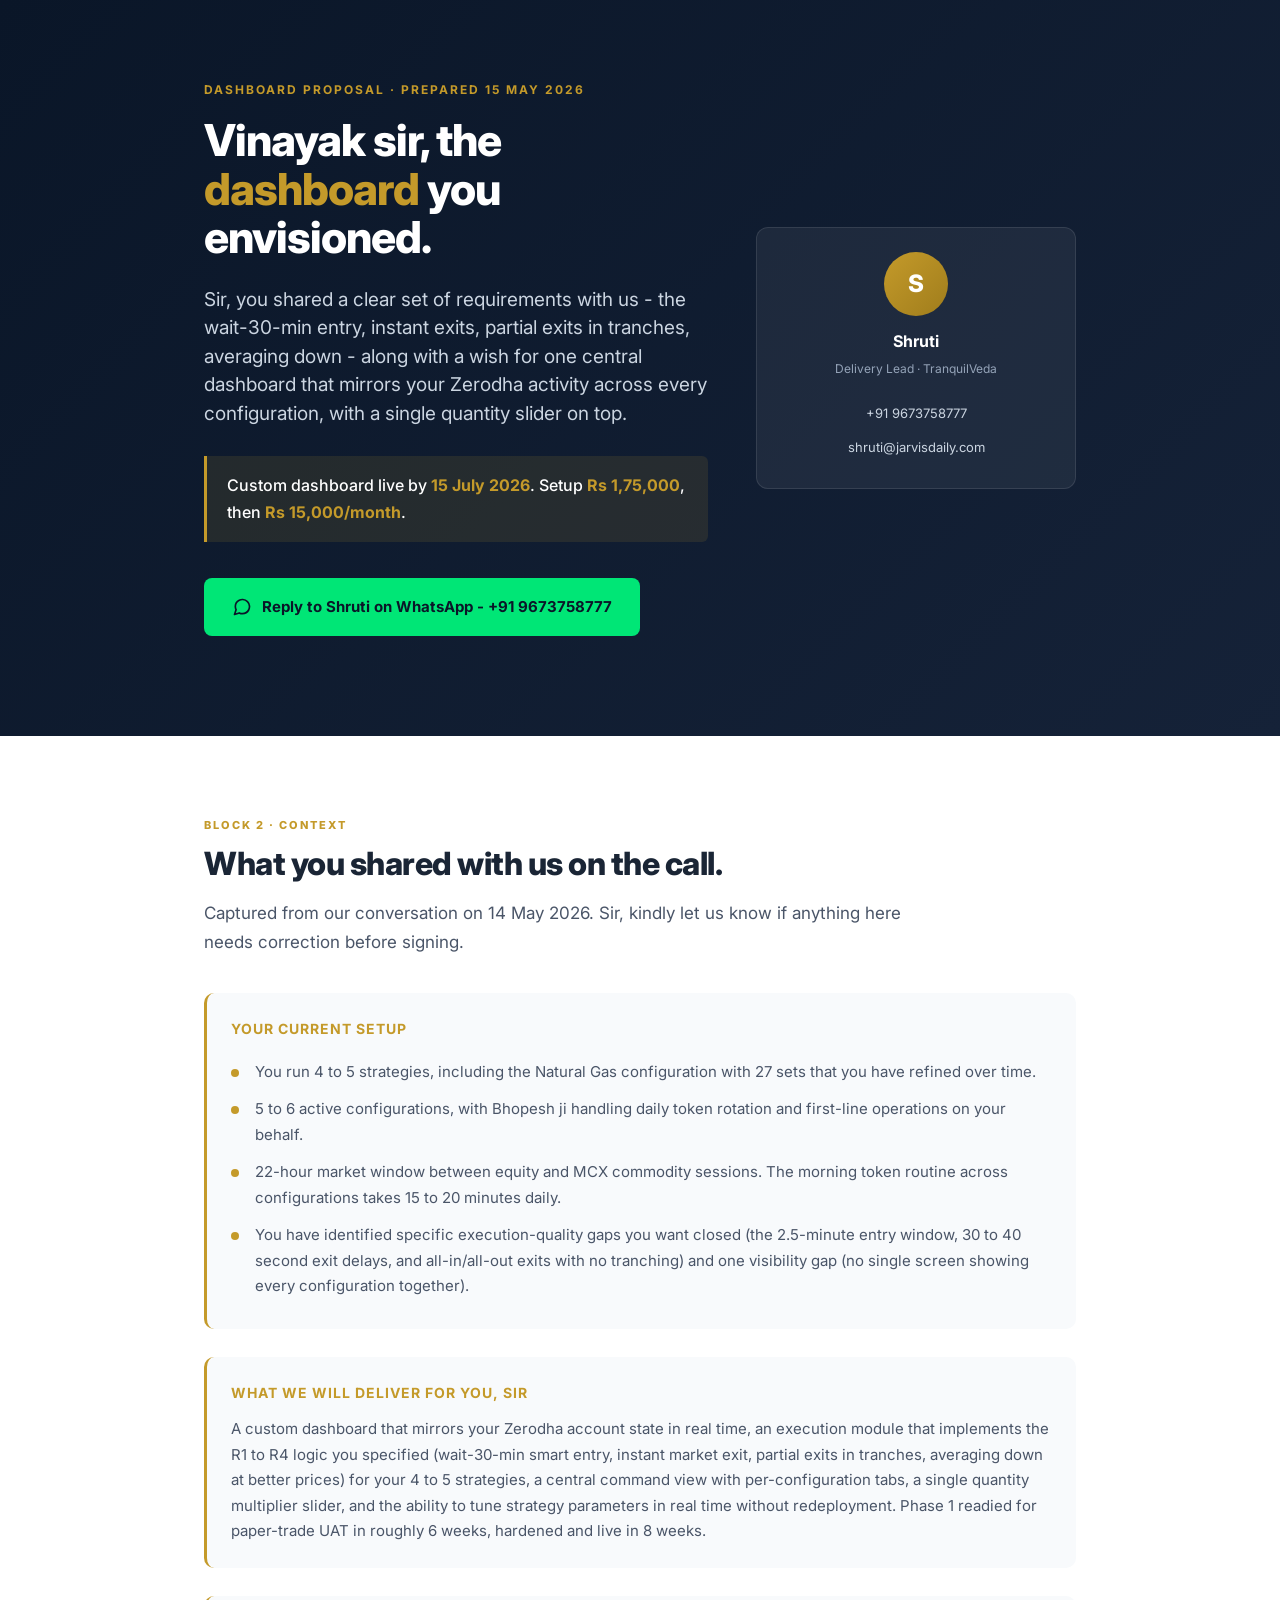
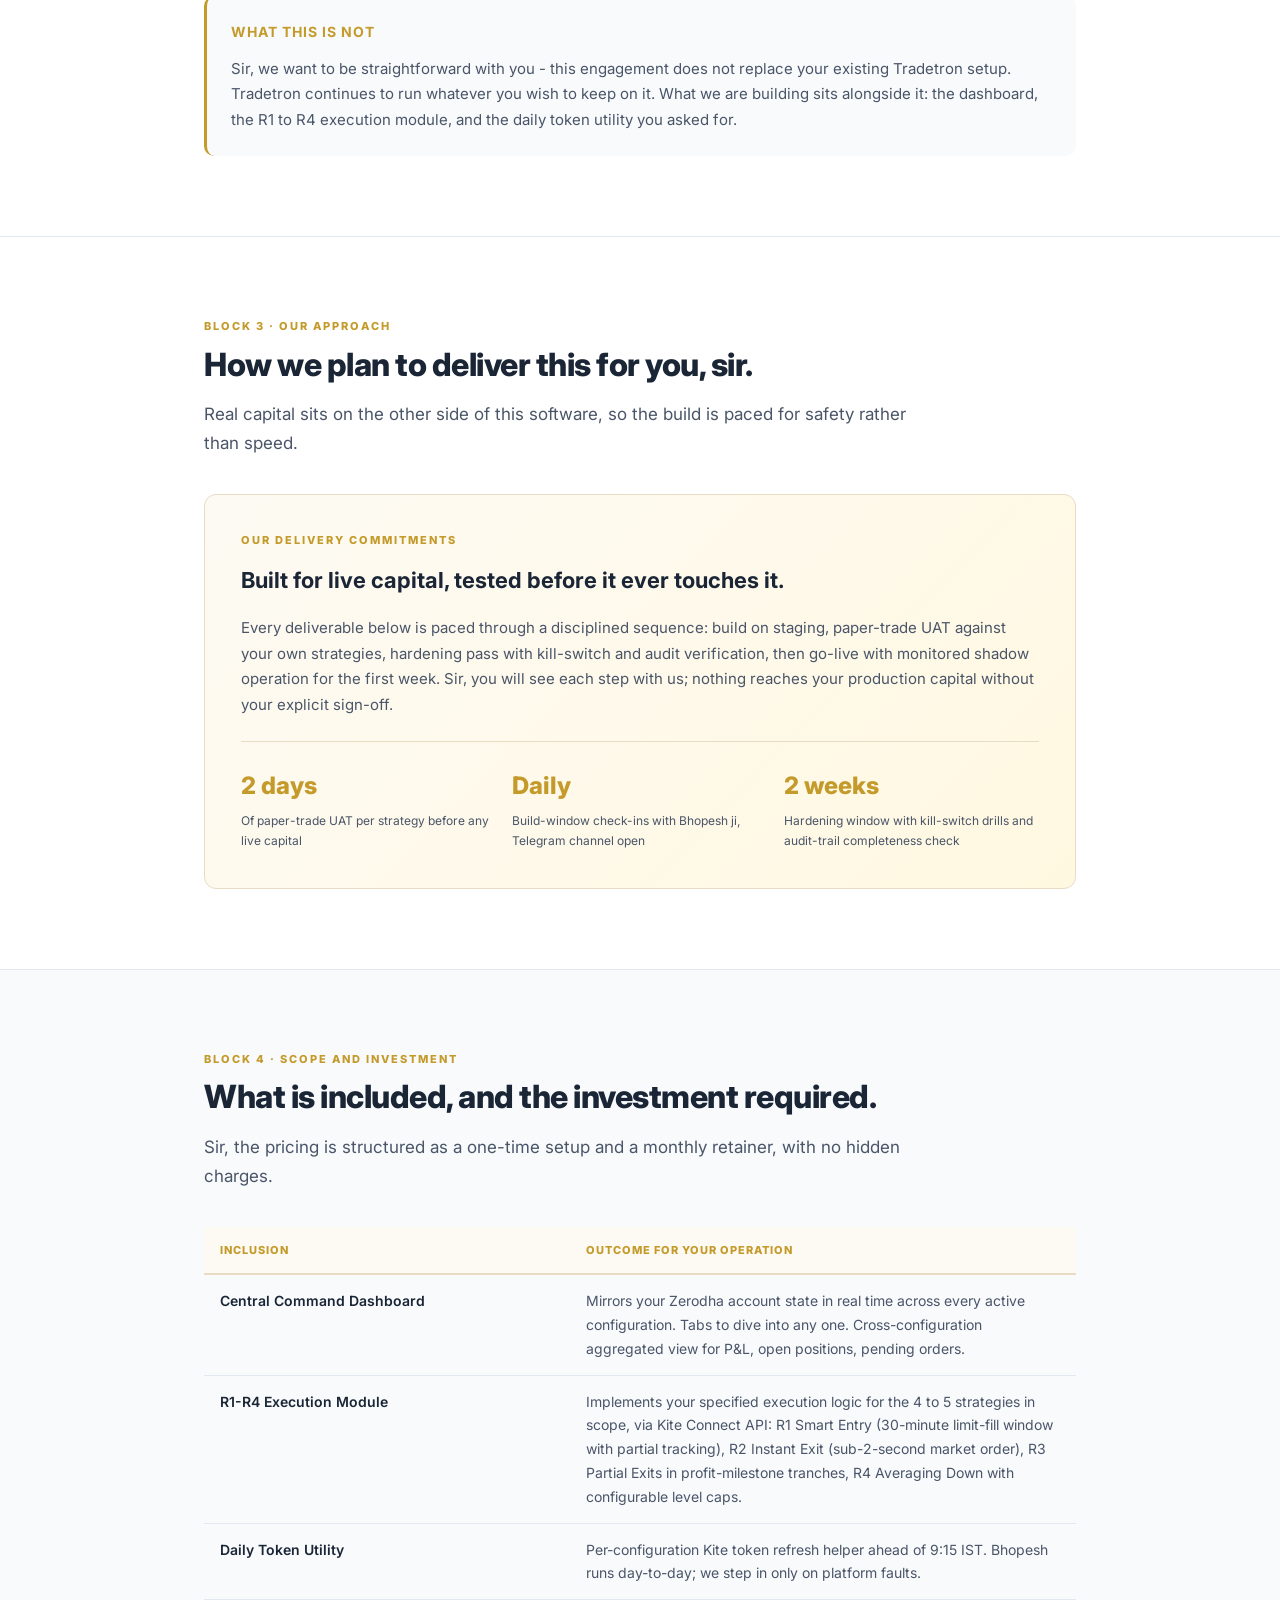
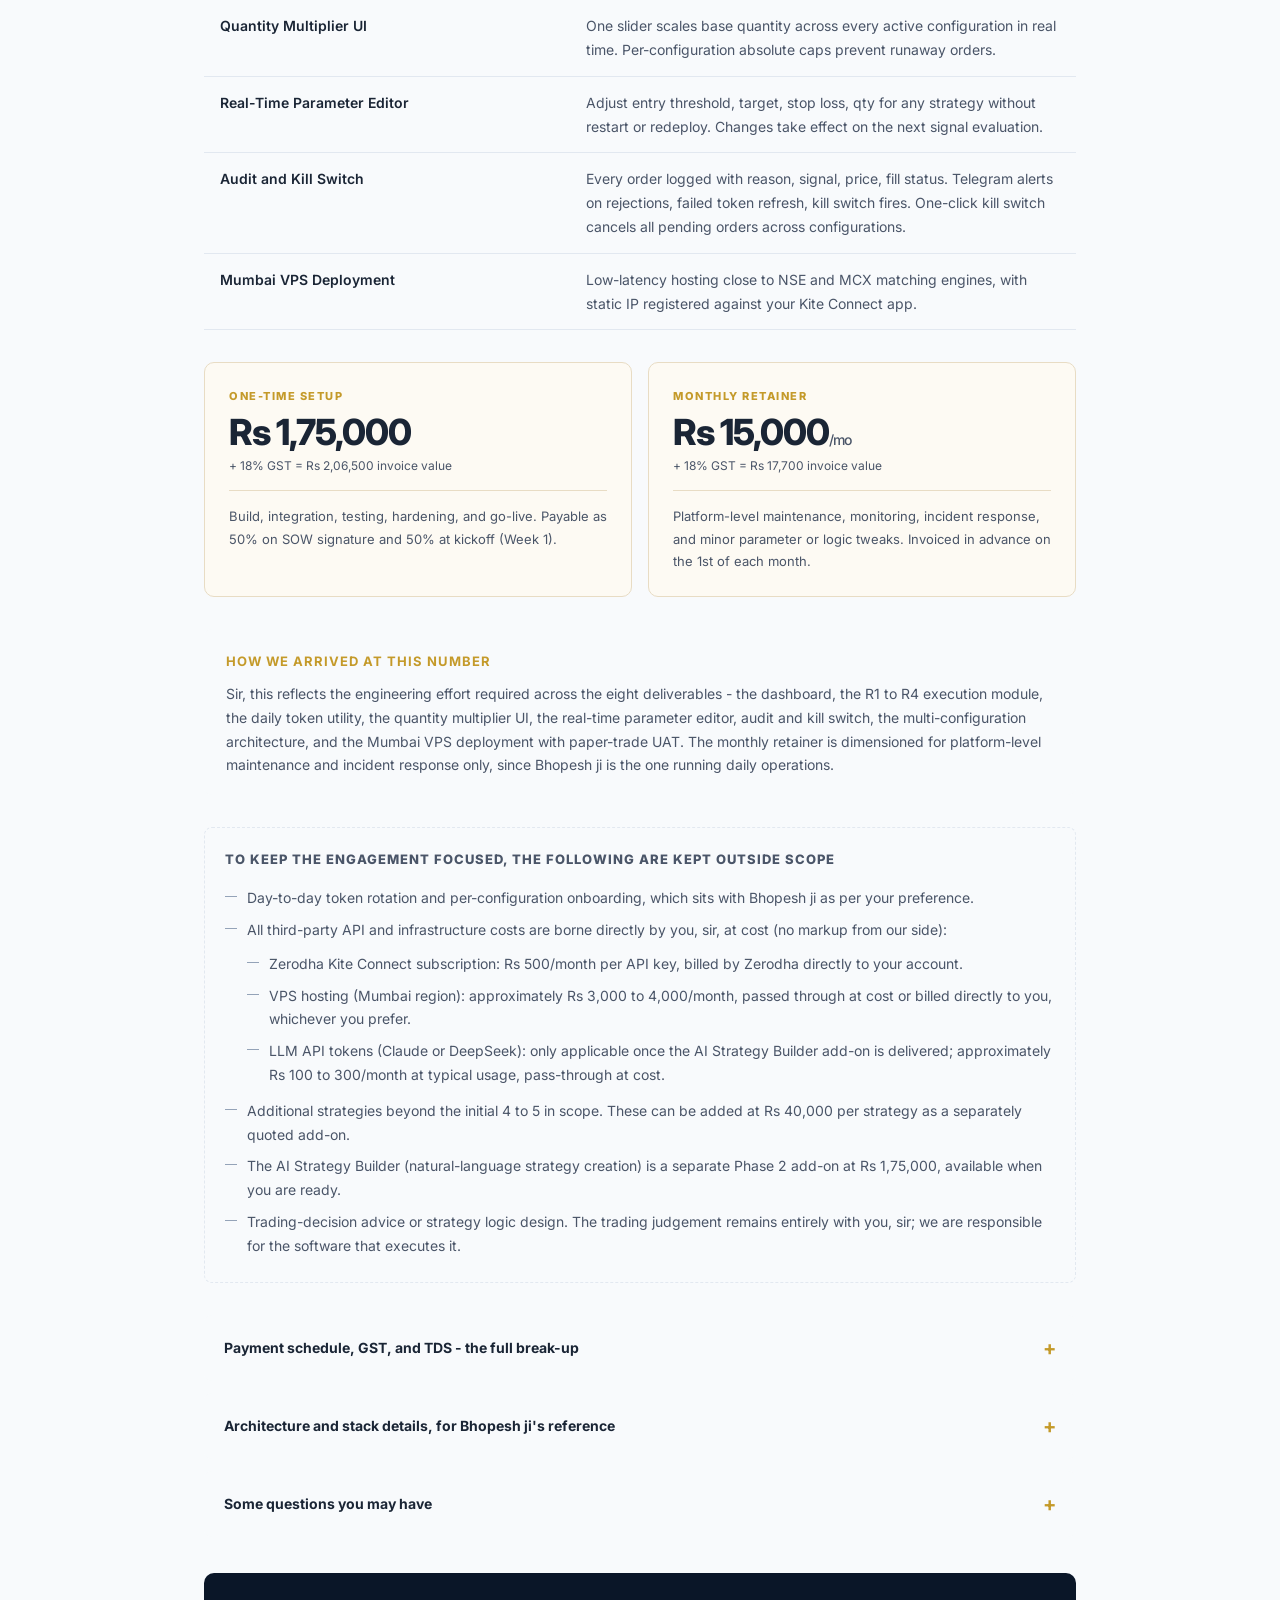
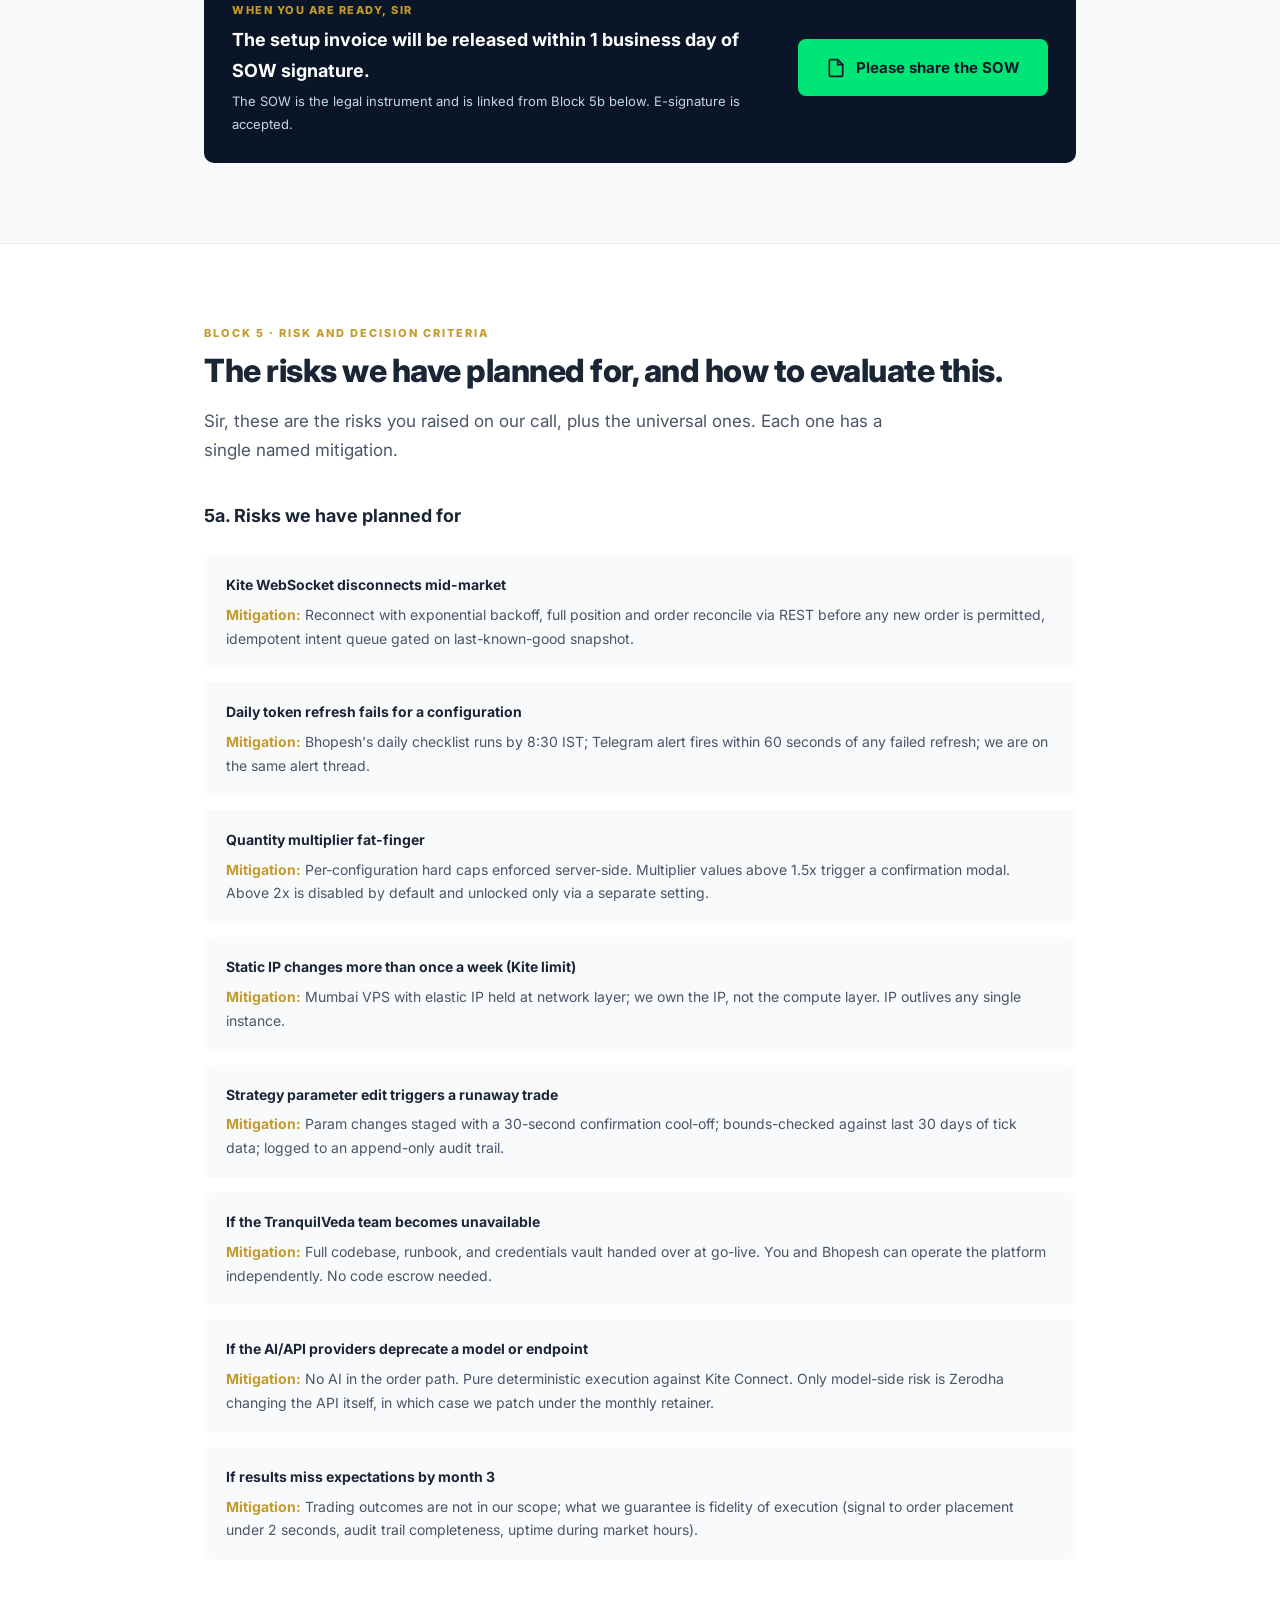
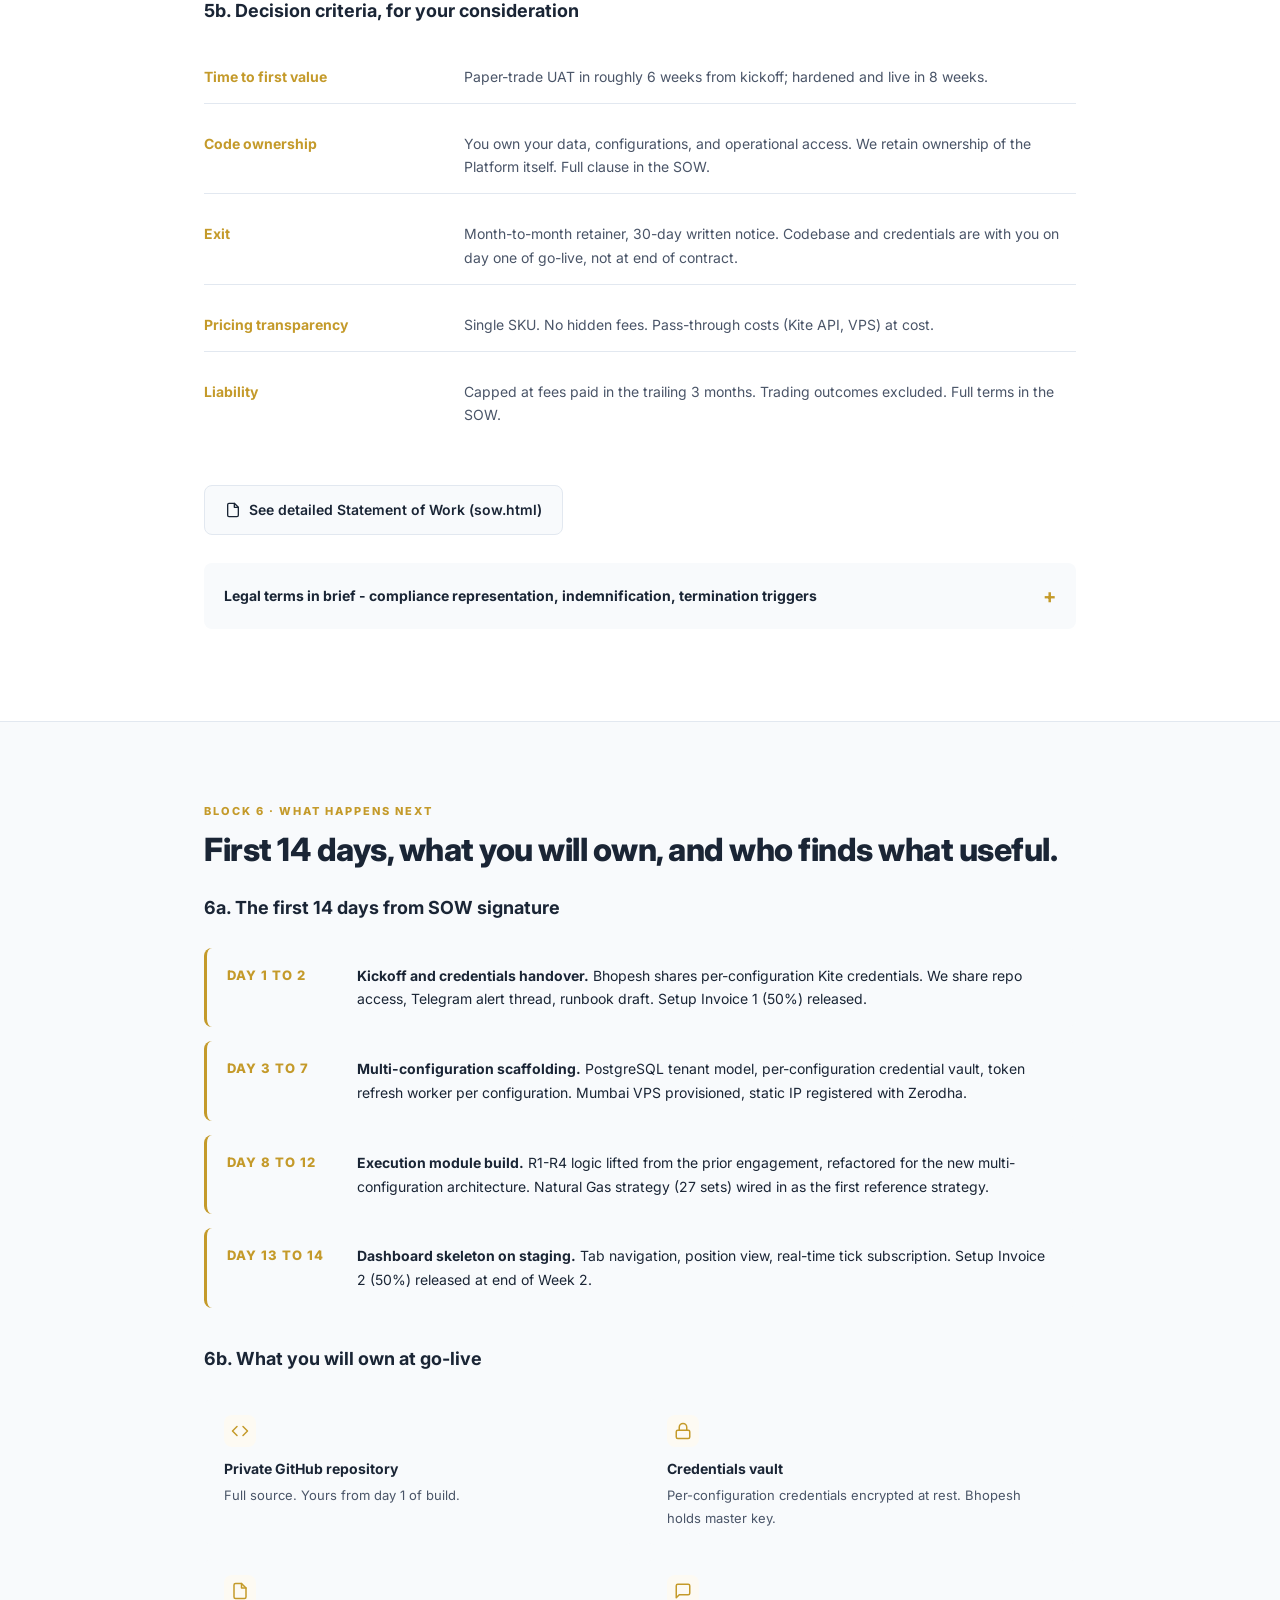
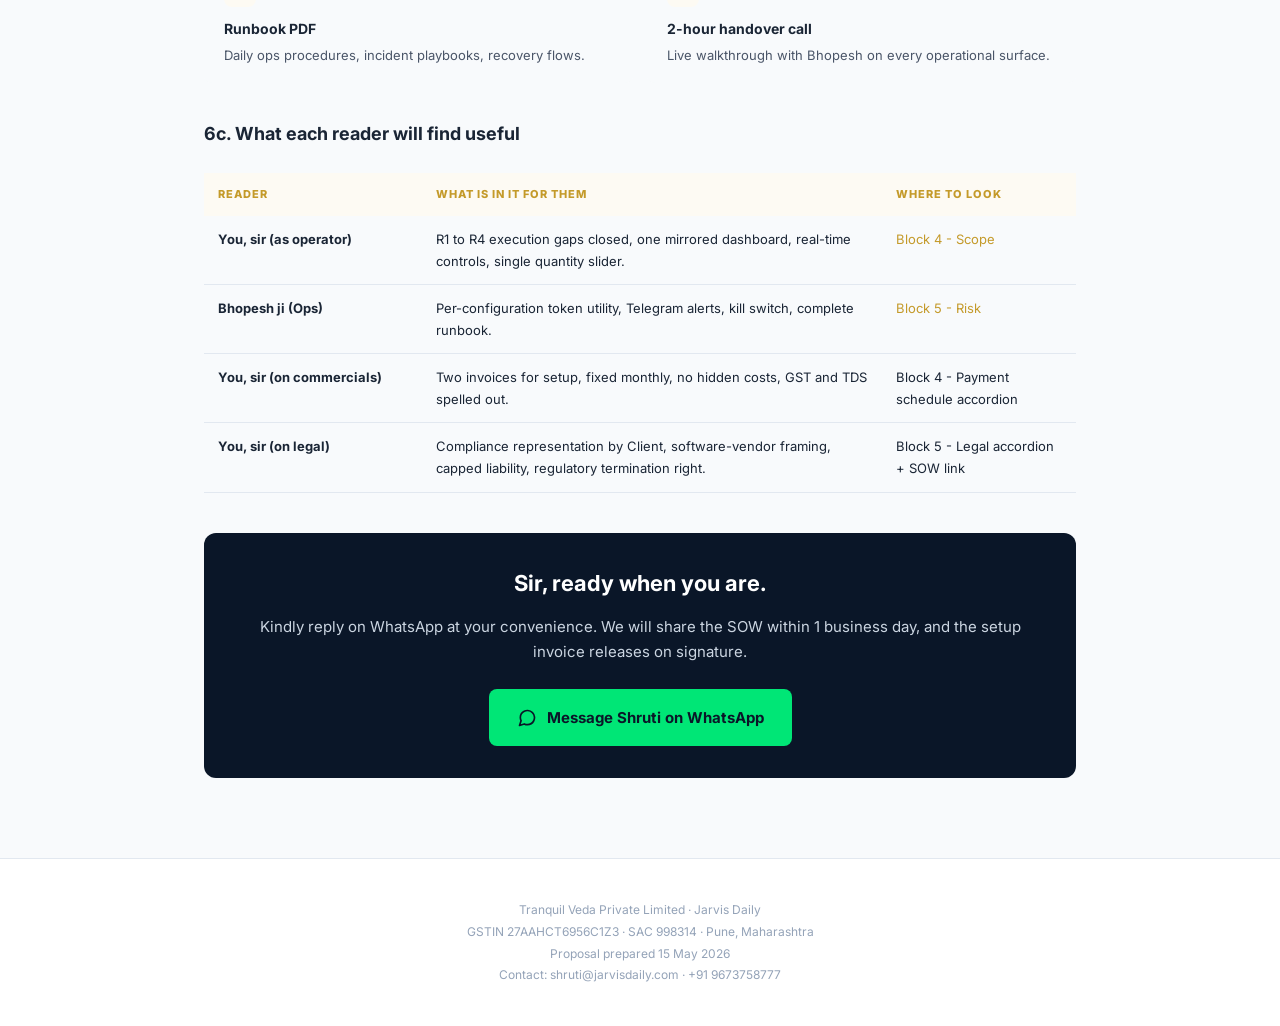
<file: index.html>
<!DOCTYPE html>
<html lang="en">
<head>
<meta charset="UTF-8">
<meta name="viewport" content="width=device-width, initial-scale=1.0">
<meta name="robots" content="noindex,nofollow">
<meta name="data-published" content="2026-05-15">
<title>AlgoVeda Dashboard - Built for Vinayak Sanas | Jarvis Daily</title>
<link href="https://fonts.googleapis.com/css2?family=Inter:wght@300;400;500;600;700;800;900&display=swap" rel="stylesheet">
<style>
  :root {
    --primary: #0A1628;
    --primary-light: #152238;
    --primary-dark: #060E1A;
    --accent: #00E676;
    --accent-dark: #00C853;
    --gold: #C49A2A;
    --gold-light: #E8DCC4;
    --gold-bg: #FDFAF3;
    --bg: #FFFFFF;
    --bg-alt: #F8FAFC;
    --text: #1A2535;
    --text-muted: #4A5568;
    --text-faint: #94A3B8;
    --border: #E2E8F0;
  }
  * { margin: 0; padding: 0; box-sizing: border-box; }
  body { font-family: 'Inter', system-ui, sans-serif; color: var(--text); background: var(--bg); line-height: 1.7; -webkit-font-smoothing: antialiased; font-size: 16px; }
  a { color: inherit; text-decoration: none; }

  .container { max-width: 920px; margin: 0 auto; padding: 0 24px; }
  section.block { padding: 80px 0; border-bottom: 1px solid var(--border); }
  section.block:last-child { border-bottom: none; }

  /* Hero */
  .hero { background: linear-gradient(135deg, var(--primary) 0%, var(--primary-light) 100%); color: #fff; padding: 80px 0 100px; }
  .hero .container { display: grid; grid-template-columns: 1fr 320px; gap: 48px; align-items: center; }
  .hero .meta { font-size: 12px; font-weight: 700; letter-spacing: 2px; text-transform: uppercase; color: var(--gold); margin-bottom: 16px; }
  .hero h1 { font-size: 44px; font-weight: 800; letter-spacing: -1px; line-height: 1.1; margin-bottom: 24px; }
  .hero h1 span { color: var(--gold); }
  .hero .pain { font-size: 19px; font-weight: 400; color: #CBD5E1; line-height: 1.5; margin-bottom: 28px; }
  .hero .outcome { font-size: 16px; font-weight: 500; color: #fff; margin-bottom: 36px; padding: 16px 20px; background: rgba(196, 154, 42, 0.12); border-left: 3px solid var(--gold); border-radius: 0 6px 6px 0; }
  .hero .outcome strong { color: var(--gold); }
  .cta-primary { display: inline-flex; align-items: center; gap: 10px; padding: 16px 28px; background: var(--accent); color: var(--primary); border-radius: 8px; font-weight: 700; font-size: 15px; transition: transform 0.15s, box-shadow 0.15s; }
  .cta-primary:hover { transform: translateY(-1px); box-shadow: 0 8px 24px rgba(0, 230, 118, 0.3); }
  .cta-primary svg { width: 20px; height: 20px; }

  .contact-card { background: rgba(255, 255, 255, 0.06); border: 1px solid rgba(255, 255, 255, 0.1); border-radius: 12px; padding: 24px; text-align: center; }
  .contact-card .avatar { width: 64px; height: 64px; border-radius: 50%; background: linear-gradient(135deg, var(--gold) 0%, #A07D1C 100%); margin: 0 auto 12px; display: flex; align-items: center; justify-content: center; font-size: 24px; font-weight: 800; color: #fff; }
  .contact-card .name { font-size: 16px; font-weight: 700; margin-bottom: 4px; }
  .contact-card .role { font-size: 12px; color: var(--text-faint); margin-bottom: 16px; }
  .contact-card .line { font-size: 13px; color: #CBD5E1; padding: 6px 0; }

  /* Block headers */
  .block-num { font-size: 11px; font-weight: 800; color: var(--gold); text-transform: uppercase; letter-spacing: 2px; margin-bottom: 10px; }
  .block-title { font-size: 32px; font-weight: 800; letter-spacing: -0.5px; line-height: 1.2; margin-bottom: 16px; }
  .block-lede { font-size: 17px; color: var(--text-muted); margin-bottom: 36px; max-width: 720px; }

  /* Block 2 - Context */
  .ctx-grid { display: grid; gap: 28px; margin-top: 8px; }
  .ctx-item { background: var(--bg-alt); border-radius: 10px; padding: 24px; border-left: 3px solid var(--gold); }
  .ctx-item h3 { font-size: 14px; font-weight: 700; color: var(--gold); text-transform: uppercase; letter-spacing: 1px; margin-bottom: 12px; }
  .ctx-item p, .ctx-item li { font-size: 15px; color: var(--text-muted); }
  .ctx-item ul { list-style: none; padding: 0; }
  .ctx-item ul li { padding: 6px 0 6px 24px; position: relative; }
  .ctx-item ul li::before { content: ''; position: absolute; left: 0; top: 16px; width: 8px; height: 8px; background: var(--gold); border-radius: 50%; }

  /* Block 3 - Scope + Pricing */
  table.scope { width: 100%; border-collapse: collapse; margin: 24px 0; font-size: 14px; }
  table.scope thead { background: var(--gold-bg); }
  table.scope th { text-align: left; padding: 14px 16px; font-size: 11px; font-weight: 800; letter-spacing: 1px; text-transform: uppercase; color: var(--gold); border-bottom: 2px solid var(--gold-light); }
  table.scope td { padding: 14px 16px; border-bottom: 1px solid var(--border); color: var(--text); vertical-align: top; }
  table.scope td:first-child { font-weight: 600; width: 42%; }
  table.scope td:last-child { color: var(--text-muted); }

  .price-strip { display: grid; grid-template-columns: 1fr 1fr; gap: 16px; margin: 32px 0; }
  .price-card { background: var(--gold-bg); border: 1px solid var(--gold-light); border-radius: 10px; padding: 24px; }
  .price-card .label { font-size: 11px; font-weight: 800; letter-spacing: 1.5px; text-transform: uppercase; color: var(--gold); margin-bottom: 8px; }
  .price-card .amount { font-size: 36px; font-weight: 800; color: var(--text); letter-spacing: -1px; line-height: 1; }
  .price-card .gst { font-size: 12px; color: var(--text-muted); margin-top: 6px; }
  .price-card .desc { font-size: 13px; color: var(--text-muted); margin-top: 14px; padding-top: 14px; border-top: 1px solid var(--gold-light); }

  .why-price { background: var(--bg-alt); border-radius: 8px; padding: 18px 22px; margin: 24px 0; }
  .why-price strong { color: var(--gold); font-size: 13px; text-transform: uppercase; letter-spacing: 1px; }
  .why-price p { font-size: 14px; color: var(--text-muted); margin-top: 8px; }

  .not-included { margin: 32px 0; padding: 20px; border: 1px dashed var(--border); border-radius: 8px; }
  .not-included h4 { font-size: 13px; font-weight: 800; text-transform: uppercase; letter-spacing: 1px; color: var(--text-muted); margin-bottom: 12px; }
  .not-included ul { list-style: none; padding: 0; }
  .not-included li { font-size: 14px; color: var(--text-muted); padding: 4px 0 4px 22px; position: relative; }
  .not-included li::before { content: ''; position: absolute; left: 0; top: 14px; width: 12px; height: 1px; background: var(--text-faint); }

  /* Accordions */
  details.accord { background: var(--bg-alt); border-radius: 8px; margin: 12px 0; overflow: hidden; }
  details.accord summary { padding: 16px 20px; font-size: 14px; font-weight: 700; color: var(--text); cursor: pointer; list-style: none; display: flex; justify-content: space-between; align-items: center; }
  details.accord summary::-webkit-details-marker { display: none; }
  details.accord summary::after { content: '+'; font-size: 20px; color: var(--gold); font-weight: 700; }
  details.accord[open] summary::after { content: '-'; }
  details.accord .accord-body { padding: 0 20px 20px; font-size: 14px; color: var(--text-muted); }
  details.accord .accord-body ul { padding-left: 1.25rem; margin: 8px 0; }
  details.accord .accord-body li { margin-bottom: 6px; }

  /* E-sign panel */
  .esign { margin-top: 36px; padding: 28px; background: var(--primary); color: #fff; border-radius: 10px; display: grid; grid-template-columns: 1fr auto; gap: 24px; align-items: center; }
  .esign .label { font-size: 11px; font-weight: 800; letter-spacing: 1.5px; text-transform: uppercase; color: var(--gold); margin-bottom: 6px; }
  .esign .title { font-size: 18px; font-weight: 700; margin-bottom: 4px; }
  .esign .meta { font-size: 13px; color: #CBD5E1; }

  /* Block 4 - Continuity proof */
  .proof-card { background: linear-gradient(135deg, var(--gold-bg) 0%, #FFF8E1 100%); border: 1px solid var(--gold-light); border-radius: 12px; padding: 36px; }
  .proof-card .label { font-size: 11px; font-weight: 800; text-transform: uppercase; letter-spacing: 2px; color: var(--gold); margin-bottom: 12px; }
  .proof-card h3 { font-size: 22px; font-weight: 700; margin-bottom: 16px; color: var(--text); }
  .proof-card .quote { font-size: 17px; font-style: italic; color: var(--text); line-height: 1.5; padding: 18px 24px; background: rgba(255, 255, 255, 0.6); border-left: 3px solid var(--gold); border-radius: 0 6px 6px 0; margin: 20px 0; }
  .proof-card .attribution { font-size: 13px; color: var(--text-muted); margin-top: 8px; }
  .proof-stats { display: grid; grid-template-columns: repeat(3, 1fr); gap: 16px; margin-top: 24px; padding-top: 24px; border-top: 1px solid var(--gold-light); }
  .proof-stat .num { font-size: 24px; font-weight: 800; color: var(--gold); }
  .proof-stat .lbl { font-size: 12px; color: var(--text-muted); margin-top: 4px; }

  /* Block 5 - Risk + Decision Criteria */
  .risk-grid { display: grid; gap: 14px; margin: 24px 0; }
  .risk-row { background: var(--bg-alt); border-radius: 8px; padding: 18px 22px; }
  .risk-row .risk-name { font-size: 14px; font-weight: 700; color: var(--text); margin-bottom: 6px; }
  .risk-row .risk-mit { font-size: 14px; color: var(--text-muted); }
  .risk-row .risk-mit strong { color: var(--gold); }

  .criteria-grid { display: grid; gap: 14px; margin: 24px 0; }
  .criteria-row { display: grid; grid-template-columns: 240px 1fr; gap: 20px; padding: 14px 0; border-bottom: 1px solid var(--border); }
  .criteria-row:last-child { border: none; }
  .criteria-row .key { font-size: 14px; font-weight: 700; color: var(--gold); }
  .criteria-row .val { font-size: 14px; color: var(--text-muted); }

  .sow-link { display: inline-flex; align-items: center; gap: 8px; margin-top: 20px; padding: 12px 20px; background: var(--bg-alt); border: 1px solid var(--border); border-radius: 8px; font-size: 14px; font-weight: 600; color: var(--text); }
  .sow-link svg { width: 16px; height: 16px; }

  /* Block 6 - Plan + Ownership + Stakeholder grid */
  .plan-timeline { display: grid; gap: 14px; margin: 24px 0; }
  .plan-row { display: grid; grid-template-columns: 110px 1fr; gap: 20px; padding: 16px 20px; background: var(--bg-alt); border-radius: 8px; border-left: 3px solid var(--gold); }
  .plan-row .when { font-size: 13px; font-weight: 800; color: var(--gold); text-transform: uppercase; letter-spacing: 1px; }
  .plan-row .what { font-size: 14px; color: var(--text); }
  .plan-row .what strong { font-weight: 700; }

  .own-grid { display: grid; grid-template-columns: repeat(2, 1fr); gap: 14px; margin: 24px 0; }
  .own-item { padding: 16px 20px; background: var(--bg-alt); border-radius: 8px; }
  .own-item .own-icon { width: 32px; height: 32px; background: var(--gold-bg); border-radius: 8px; display: flex; align-items: center; justify-content: center; margin-bottom: 10px; }
  .own-item .own-icon svg { width: 18px; height: 18px; color: var(--gold); }
  .own-item .own-title { font-size: 14px; font-weight: 700; color: var(--text); margin-bottom: 4px; }
  .own-item .own-desc { font-size: 13px; color: var(--text-muted); }

  table.stakeholder { width: 100%; border-collapse: collapse; margin: 24px 0; font-size: 13px; }
  table.stakeholder th { text-align: left; padding: 12px 14px; background: var(--gold-bg); font-size: 11px; font-weight: 800; letter-spacing: 1px; text-transform: uppercase; color: var(--gold); }
  table.stakeholder td { padding: 12px 14px; border-bottom: 1px solid var(--border); vertical-align: top; }
  table.stakeholder td:first-child { font-weight: 700; color: var(--text); width: 25%; }

  /* CTA repeat */
  .cta-final { margin-top: 40px; padding: 32px; background: var(--primary); color: #fff; border-radius: 12px; text-align: center; }
  .cta-final h3 { font-size: 22px; font-weight: 700; margin-bottom: 12px; }
  .cta-final p { font-size: 15px; color: #CBD5E1; margin-bottom: 24px; }

  /* Footer */
  footer { padding: 40px 0; text-align: center; font-size: 12px; color: var(--text-faint); }
  footer .lines { line-height: 1.8; }

  /* Mobile */
  @media (max-width: 720px) {
    .hero .container { grid-template-columns: 1fr; }
    .hero h1 { font-size: 32px; }
    .block-title { font-size: 24px; }
    .price-strip { grid-template-columns: 1fr; }
    .own-grid { grid-template-columns: 1fr; }
    .criteria-row { grid-template-columns: 1fr; gap: 6px; }
    .plan-row { grid-template-columns: 1fr; gap: 6px; }
    .esign { grid-template-columns: 1fr; }
    section.block { padding: 56px 0; }
  }
</style>
</head>
<body>

<!-- BLOCK 1 - HERO -->
<section class="hero">
  <div class="container">
    <div>
      <div class="meta">Dashboard Proposal · Prepared 15 May 2026</div>
      <h1>Vinayak sir, the <span>dashboard</span> you envisioned.</h1>
      <p class="pain">Sir, you shared a clear set of requirements with us - the wait-30-min entry, instant exits, partial exits in tranches, averaging down - along with a wish for one central dashboard that mirrors your Zerodha activity across every configuration, with a single quantity slider on top.</p>
      <div class="outcome">
        Custom dashboard live by <strong>15 July 2026</strong>. Setup <strong>Rs 1,75,000</strong>, then <strong>Rs 15,000/month</strong>.
      </div>
      <a class="cta-primary" href="https://wa.me/919673758777?text=Vinayak%20Sanas%20here%2C%20happy%20to%20proceed%20on%20AlgoVeda" id="cta-hero">
        <svg viewBox="0 0 24 24" fill="none" stroke="currentColor" stroke-width="2" stroke-linecap="round" stroke-linejoin="round"><path d="M21 11.5a8.38 8.38 0 0 1-.9 3.8 8.5 8.5 0 0 1-7.6 4.7 8.38 8.38 0 0 1-3.8-.9L3 21l1.9-5.7a8.38 8.38 0 0 1-.9-3.8 8.5 8.5 0 0 1 4.7-7.6 8.38 8.38 0 0 1 3.8-.9h.5a8.48 8.48 0 0 1 8 8v.5z"></path></svg>
        Reply to Shruti on WhatsApp - +91 9673758777
      </a>
    </div>
    <div class="contact-card">
      <div class="avatar">S</div>
      <div class="name">Shruti</div>
      <div class="role">Delivery Lead · TranquilVeda</div>
      <div class="line">+91 9673758777</div>
      <div class="line">shruti@jarvisdaily.com</div>
    </div>
  </div>
</section>

<!-- BLOCK 2 - CONTEXT -->
<section class="block" id="context">
  <div class="container">
    <div class="block-num">Block 2 · Context</div>
    <h2 class="block-title">What you shared with us on the call.</h2>
    <p class="block-lede">Captured from our conversation on 14 May 2026. Sir, kindly let us know if anything here needs correction before signing.</p>

    <div class="ctx-grid">
      <div class="ctx-item">
        <h3>Your current setup</h3>
        <ul>
          <li>You run 4 to 5 strategies, including the Natural Gas configuration with 27 sets that you have refined over time.</li>
          <li>5 to 6 active configurations, with Bhopesh ji handling daily token rotation and first-line operations on your behalf.</li>
          <li>22-hour market window between equity and MCX commodity sessions. The morning token routine across configurations takes 15 to 20 minutes daily.</li>
          <li>You have identified specific execution-quality gaps you want closed (the 2.5-minute entry window, 30 to 40 second exit delays, and all-in/all-out exits with no tranching) and one visibility gap (no single screen showing every configuration together).</li>
        </ul>
      </div>

      <div class="ctx-item">
        <h3>What we will deliver for you, sir</h3>
        <p>A custom dashboard that mirrors your Zerodha account state in real time, an execution module that implements the R1 to R4 logic you specified (wait-30-min smart entry, instant market exit, partial exits in tranches, averaging down at better prices) for your 4 to 5 strategies, a central command view with per-configuration tabs, a single quantity multiplier slider, and the ability to tune strategy parameters in real time without redeployment. Phase 1 readied for paper-trade UAT in roughly 6 weeks, hardened and live in 8 weeks.</p>
      </div>

      <div class="ctx-item">
        <h3>What this is not</h3>
        <p>Sir, we want to be straightforward with you - this engagement does not replace your existing Tradetron setup. Tradetron continues to run whatever you wish to keep on it. What we are building sits alongside it: the dashboard, the R1 to R4 execution module, and the daily token utility you asked for.</p>
      </div>
    </div>
  </div>
</section>

<!-- BLOCK 3 - OUR APPROACH (placed between Context and Scope, NOT adjacent to Pricing) -->
<section class="block" id="approach">
  <div class="container">
    <div class="block-num">Block 3 · Our approach</div>
    <h2 class="block-title">How we plan to deliver this for you, sir.</h2>
    <p class="block-lede">Real capital sits on the other side of this software, so the build is paced for safety rather than speed.</p>

    <div class="proof-card">
      <div class="label">Our delivery commitments</div>
      <h3>Built for live capital, tested before it ever touches it.</h3>
      <p style="font-size: 15px; color: var(--text-muted);">Every deliverable below is paced through a disciplined sequence: build on staging, paper-trade UAT against your own strategies, hardening pass with kill-switch and audit verification, then go-live with monitored shadow operation for the first week. Sir, you will see each step with us; nothing reaches your production capital without your explicit sign-off.</p>

      <div class="proof-stats">
        <div class="proof-stat">
          <div class="num">2 days</div>
          <div class="lbl">Of paper-trade UAT per strategy before any live capital</div>
        </div>
        <div class="proof-stat">
          <div class="num">Daily</div>
          <div class="lbl">Build-window check-ins with Bhopesh ji, Telegram channel open</div>
        </div>
        <div class="proof-stat">
          <div class="num">2 weeks</div>
          <div class="lbl">Hardening window with kill-switch drills and audit-trail completeness check</div>
        </div>
      </div>
    </div>
  </div>
</section>

<!-- BLOCK 3 - SCOPE + PRICING (placed after proof) -->
<section class="block" id="scope" style="background: var(--bg-alt);">
  <div class="container">
    <div class="block-num">Block 4 · Scope and Investment</div>
    <h2 class="block-title">What is included, and the investment required.</h2>
    <p class="block-lede">Sir, the pricing is structured as a one-time setup and a monthly retainer, with no hidden charges.</p>

    <table class="scope">
      <thead>
        <tr><th>Inclusion</th><th>Outcome for your operation</th></tr>
      </thead>
      <tbody>
        <tr><td>Central Command Dashboard</td><td>Mirrors your Zerodha account state in real time across every active configuration. Tabs to dive into any one. Cross-configuration aggregated view for P&amp;L, open positions, pending orders.</td></tr>
        <tr><td>R1-R4 Execution Module</td><td>Implements your specified execution logic for the 4 to 5 strategies in scope, via Kite Connect API: R1 Smart Entry (30-minute limit-fill window with partial tracking), R2 Instant Exit (sub-2-second market order), R3 Partial Exits in profit-milestone tranches, R4 Averaging Down with configurable level caps.</td></tr>
        <tr><td>Daily Token Utility</td><td>Per-configuration Kite token refresh helper ahead of 9:15 IST. Bhopesh runs day-to-day; we step in only on platform faults.</td></tr>
        <tr><td>Quantity Multiplier UI</td><td>One slider scales base quantity across every active configuration in real time. Per-configuration absolute caps prevent runaway orders.</td></tr>
        <tr><td>Real-Time Parameter Editor</td><td>Adjust entry threshold, target, stop loss, qty for any strategy without restart or redeploy. Changes take effect on the next signal evaluation.</td></tr>
        <tr><td>Audit and Kill Switch</td><td>Every order logged with reason, signal, price, fill status. Telegram alerts on rejections, failed token refresh, kill switch fires. One-click kill switch cancels all pending orders across configurations.</td></tr>
        <tr><td>Mumbai VPS Deployment</td><td>Low-latency hosting close to NSE and MCX matching engines, with static IP registered against your Kite Connect app.</td></tr>
      </tbody>
    </table>

    <div class="price-strip">
      <div class="price-card">
        <div class="label">One-time Setup</div>
        <div class="amount">Rs 1,75,000</div>
        <div class="gst">+ 18% GST = Rs 2,06,500 invoice value</div>
        <div class="desc">Build, integration, testing, hardening, and go-live. Payable as 50% on SOW signature and 50% at kickoff (Week 1).</div>
      </div>
      <div class="price-card">
        <div class="label">Monthly Retainer</div>
        <div class="amount">Rs 15,000<span style="font-size: 14px; font-weight: 500; color: var(--text-muted);">/mo</span></div>
        <div class="gst">+ 18% GST = Rs 17,700 invoice value</div>
        <div class="desc">Platform-level maintenance, monitoring, incident response, and minor parameter or logic tweaks. Invoiced in advance on the 1st of each month.</div>
      </div>
    </div>

    <div class="why-price">
      <strong>How we arrived at this number</strong>
      <p>Sir, this reflects the engineering effort required across the eight deliverables - the dashboard, the R1 to R4 execution module, the daily token utility, the quantity multiplier UI, the real-time parameter editor, audit and kill switch, the multi-configuration architecture, and the Mumbai VPS deployment with paper-trade UAT. The monthly retainer is dimensioned for platform-level maintenance and incident response only, since Bhopesh ji is the one running daily operations.</p>
    </div>

    <div class="not-included">
      <h4>To keep the engagement focused, the following are kept outside scope</h4>
      <ul>
        <li>Day-to-day token rotation and per-configuration onboarding, which sits with Bhopesh ji as per your preference.</li>
        <li>All third-party API and infrastructure costs are borne directly by you, sir, at cost (no markup from our side):
          <ul style="margin-top: 6px;">
            <li>Zerodha Kite Connect subscription: Rs 500/month per API key, billed by Zerodha directly to your account.</li>
            <li>VPS hosting (Mumbai region): approximately Rs 3,000 to 4,000/month, passed through at cost or billed directly to you, whichever you prefer.</li>
            <li>LLM API tokens (Claude or DeepSeek): only applicable once the AI Strategy Builder add-on is delivered; approximately Rs 100 to 300/month at typical usage, pass-through at cost.</li>
          </ul>
        </li>
        <li>Additional strategies beyond the initial 4 to 5 in scope. These can be added at Rs 40,000 per strategy as a separately quoted add-on.</li>
        <li>The AI Strategy Builder (natural-language strategy creation) is a separate Phase 2 add-on at Rs 1,75,000, available when you are ready.</li>
        <li>Trading-decision advice or strategy logic design. The trading judgement remains entirely with you, sir; we are responsible for the software that executes it.</li>
      </ul>
    </div>

    <details class="accord">
      <summary>Payment schedule, GST, and TDS - the full break-up</summary>
      <div class="accord-body">
        <p><strong>Setup, Rs 1,75,000 + 18% GST:</strong></p>
        <ul>
          <li>50% on SOW signature: Rs 87,500 + Rs 15,750 GST = Rs 1,03,250 (Invoice JAR-VIN-001)</li>
          <li>50% on kickoff Week 1: Rs 87,500 + Rs 15,750 GST = Rs 1,03,250 (Invoice JAR-VIN-002)</li>
        </ul>
        <p style="margin-top: 12px;"><strong>Monthly retainer:</strong> Rs 15,000 + Rs 2,700 GST = Rs 17,700 invoiced on the 1st of each month, 7-day payment terms.</p>
        <p style="margin-top: 12px;"><strong>GST:</strong> 9% CGST + 9% SGST (same-state, Maharashtra to Maharashtra). SAC code 998314.</p>
        <p style="margin-top: 12px;"><strong>TDS:</strong> You may deduct TDS at 2% u/s 194C or 10% u/s 194J as applicable. Form 16A required quarterly.</p>
      </div>
    </details>

    <details class="accord">
      <summary>Architecture and stack details, for Bhopesh ji's reference</summary>
      <div class="accord-body">
        <ul>
          <li>Backend: Python 3.11+, FastAPI, asyncio</li>
          <li>WebSocket: KiteTicker streaming, tick-by-tick consumer</li>
          <li>State store: PostgreSQL (per-configuration schema with row-level isolation)</li>
          <li>Frontend: Next.js / React, real-time updates via WebSocket subscription to backend</li>
          <li>Deployment: Mumbai VPS, Ubuntu 22, systemd, NGINX, Let's Encrypt SSL</li>
          <li>Monitoring: Uptime alerts via Telegram, structured logging with rotation and retention</li>
          <li>Static IP: registered against your Kite Connect app per Zerodha April 2025 requirement</li>
        </ul>
      </div>
    </details>

    <details class="accord">
      <summary>Some questions you may have</summary>
      <div class="accord-body">
        <p><strong>How does this work alongside Tradetron?</strong> Your existing Tradetron setup continues to run whatever native strategies you have on it. The new dashboard mirrors your Zerodha account state (positions, P&amp;L, orders) and the R1-R4 execution module places improved-execution orders via the Kite Connect API for the 4 to 5 strategies in scope. We are adding the layer you described, not replacing what is already there.</p>
        <p style="margin-top: 10px;"><strong>What is the lock-in?</strong> No multi-year lock-in. Monthly retainer is month-to-month with 30-day notice on termination. Setup is non-refundable.</p>
        <p style="margin-top: 10px;"><strong>Who owns the code?</strong> See Block 5b and the SOW Section "Data Ownership and Intellectual Property". Short version: you own your data and configurations; we retain ownership of the Platform itself (you are licensing a configured instance, not buying the source code).</p>
        <p style="margin-top: 10px;"><strong>What if a strategy loses money?</strong> Trading outcomes are your responsibility. We are a software vendor, not an advisor. Strategy logic is yours to define; our job is to execute it as configured.</p>
        <p style="margin-top: 10px;"><strong>What if your team becomes unavailable?</strong> Codebase + runbook + credentials vault is handed over at the 2-hour handover call (see Block 6). You and Bhopesh can operate the platform independently if needed.</p>
      </div>
    </details>

    <div class="esign">
      <div>
        <div class="label">When you are ready, sir</div>
        <div class="title">The setup invoice will be released within 1 business day of SOW signature.</div>
        <div class="meta">The SOW is the legal instrument and is linked from Block 5b below. E-signature is accepted.</div>
      </div>
      <a class="cta-primary" href="https://wa.me/919673758777?text=AlgoVeda%20-%20please%20share%20the%20SOW" id="cta-esign">
        <svg viewBox="0 0 24 24" fill="none" stroke="currentColor" stroke-width="2" stroke-linecap="round" stroke-linejoin="round"><path d="M14 2H6a2 2 0 0 0-2 2v16a2 2 0 0 0 2 2h12a2 2 0 0 0 2-2V8z"></path><polyline points="14 2 14 8 20 8"></polyline></svg>
        Please share the SOW
      </a>
    </div>
  </div>
</section>

<!-- BLOCK 5 - RISK + DECISION CRITERIA -->
<section class="block" id="risk">
  <div class="container">
    <div class="block-num">Block 5 · Risk and Decision Criteria</div>
    <h2 class="block-title">The risks we have planned for, and how to evaluate this.</h2>
    <p class="block-lede">Sir, these are the risks you raised on our call, plus the universal ones. Each one has a single named mitigation.</p>

    <h3 style="font-size: 18px; font-weight: 700; margin: 24px 0 12px;">5a. Risks we have planned for</h3>
    <div class="risk-grid">
      <div class="risk-row">
        <div class="risk-name">Kite WebSocket disconnects mid-market</div>
        <div class="risk-mit"><strong>Mitigation:</strong> Reconnect with exponential backoff, full position and order reconcile via REST before any new order is permitted, idempotent intent queue gated on last-known-good snapshot.</div>
      </div>
      <div class="risk-row">
        <div class="risk-name">Daily token refresh fails for a configuration</div>
        <div class="risk-mit"><strong>Mitigation:</strong> Bhopesh's daily checklist runs by 8:30 IST; Telegram alert fires within 60 seconds of any failed refresh; we are on the same alert thread.</div>
      </div>
      <div class="risk-row">
        <div class="risk-name">Quantity multiplier fat-finger</div>
        <div class="risk-mit"><strong>Mitigation:</strong> Per-configuration hard caps enforced server-side. Multiplier values above 1.5x trigger a confirmation modal. Above 2x is disabled by default and unlocked only via a separate setting.</div>
      </div>
      <div class="risk-row">
        <div class="risk-name">Static IP changes more than once a week (Kite limit)</div>
        <div class="risk-mit"><strong>Mitigation:</strong> Mumbai VPS with elastic IP held at network layer; we own the IP, not the compute layer. IP outlives any single instance.</div>
      </div>
      <div class="risk-row">
        <div class="risk-name">Strategy parameter edit triggers a runaway trade</div>
        <div class="risk-mit"><strong>Mitigation:</strong> Param changes staged with a 30-second confirmation cool-off; bounds-checked against last 30 days of tick data; logged to an append-only audit trail.</div>
      </div>
      <div class="risk-row">
        <div class="risk-name">If the TranquilVeda team becomes unavailable</div>
        <div class="risk-mit"><strong>Mitigation:</strong> Full codebase, runbook, and credentials vault handed over at go-live. You and Bhopesh can operate the platform independently. No code escrow needed.</div>
      </div>
      <div class="risk-row">
        <div class="risk-name">If the AI/API providers deprecate a model or endpoint</div>
        <div class="risk-mit"><strong>Mitigation:</strong> No AI in the order path. Pure deterministic execution against Kite Connect. Only model-side risk is Zerodha changing the API itself, in which case we patch under the monthly retainer.</div>
      </div>
      <div class="risk-row">
        <div class="risk-name">If results miss expectations by month 3</div>
        <div class="risk-mit"><strong>Mitigation:</strong> Trading outcomes are not in our scope; what we guarantee is fidelity of execution (signal to order placement under 2 seconds, audit trail completeness, uptime during market hours).</div>
      </div>
    </div>

    <h3 style="font-size: 18px; font-weight: 700; margin: 36px 0 12px;">5b. Decision criteria, for your consideration</h3>
    <div class="criteria-grid">
      <div class="criteria-row"><div class="key">Time to first value</div><div class="val">Paper-trade UAT in roughly 6 weeks from kickoff; hardened and live in 8 weeks.</div></div>
      <div class="criteria-row"><div class="key">Code ownership</div><div class="val">You own your data, configurations, and operational access. We retain ownership of the Platform itself. Full clause in the SOW.</div></div>
      <div class="criteria-row"><div class="key">Exit</div><div class="val">Month-to-month retainer, 30-day written notice. Codebase and credentials are with you on day one of go-live, not at end of contract.</div></div>
      <div class="criteria-row"><div class="key">Pricing transparency</div><div class="val">Single SKU. No hidden fees. Pass-through costs (Kite API, VPS) at cost.</div></div>
      <div class="criteria-row"><div class="key">Liability</div><div class="val">Capped at fees paid in the trailing 3 months. Trading outcomes excluded. Full terms in the SOW.</div></div>
    </div>

    <a class="sow-link" href="sow.html" target="_blank">
      <svg viewBox="0 0 24 24" fill="none" stroke="currentColor" stroke-width="2" stroke-linecap="round" stroke-linejoin="round"><path d="M14 2H6a2 2 0 0 0-2 2v16a2 2 0 0 0 2 2h12a2 2 0 0 0 2-2V8z"></path><polyline points="14 2 14 8 20 8"></polyline></svg>
      See detailed Statement of Work (sow.html)
    </a>

    <details class="accord" style="margin-top: 28px;">
      <summary>Legal terms in brief - compliance representation, indemnification, termination triggers</summary>
      <div class="accord-body">
        <p><strong>Client compliance representation:</strong> Client represents and warrants that Client and all end-users of the Platform hold all regulatory authorisations required for their intended use.</p>
        <p style="margin-top: 8px;"><strong>Software-vendor framing:</strong> TranquilVeda is a software vendor. We do not advise on, recommend, manage, or take discretion over any trading activity. All trading decisions are Client's responsibility.</p>
        <p style="margin-top: 8px;"><strong>Indemnification:</strong> Client indemnifies TranquilVeda against any regulatory, civil, or third-party claim arising from Client's use of the Platform.</p>
        <p style="margin-top: 8px;"><strong>Termination on regulatory event:</strong> TranquilVeda may terminate with 7 days notice if it receives any notice from SEBI, NSE, BSE, MCX, or Zerodha relating to the Platform or to Client's use of it.</p>
        <p style="margin-top: 8px;"><strong>Liability cap:</strong> Total liability capped at fees received in the trailing 6 months.</p>
      </div>
    </details>
  </div>
</section>

<!-- BLOCK 6 - WHAT HAPPENS NEXT -->
<section class="block" id="next" style="background: var(--bg-alt);">
  <div class="container">
    <div class="block-num">Block 6 · What happens next</div>
    <h2 class="block-title">First 14 days, what you will own, and who finds what useful.</h2>

    <h3 style="font-size: 18px; font-weight: 700; margin: 24px 0 12px;">6a. The first 14 days from SOW signature</h3>
    <div class="plan-timeline">
      <div class="plan-row"><div class="when">Day 1 to 2</div><div class="what"><strong>Kickoff and credentials handover.</strong> Bhopesh shares per-configuration Kite credentials. We share repo access, Telegram alert thread, runbook draft. Setup Invoice 1 (50%) released.</div></div>
      <div class="plan-row"><div class="when">Day 3 to 7</div><div class="what"><strong>Multi-configuration scaffolding.</strong> PostgreSQL tenant model, per-configuration credential vault, token refresh worker per configuration. Mumbai VPS provisioned, static IP registered with Zerodha.</div></div>
      <div class="plan-row"><div class="when">Day 8 to 12</div><div class="what"><strong>Execution module build.</strong> R1-R4 logic lifted from the prior engagement, refactored for the new multi-configuration architecture. Natural Gas strategy (27 sets) wired in as the first reference strategy.</div></div>
      <div class="plan-row"><div class="when">Day 13 to 14</div><div class="what"><strong>Dashboard skeleton on staging.</strong> Tab navigation, position view, real-time tick subscription. Setup Invoice 2 (50%) released at end of Week 2.</div></div>
    </div>

    <h3 style="font-size: 18px; font-weight: 700; margin: 36px 0 12px;">6b. What you will own at go-live</h3>
    <div class="own-grid">
      <div class="own-item">
        <div class="own-icon"><svg viewBox="0 0 24 24" fill="none" stroke="currentColor" stroke-width="2" stroke-linecap="round" stroke-linejoin="round"><polyline points="16 18 22 12 16 6"></polyline><polyline points="8 6 2 12 8 18"></polyline></svg></div>
        <div class="own-title">Private GitHub repository</div>
        <div class="own-desc">Full source. Yours from day 1 of build.</div>
      </div>
      <div class="own-item">
        <div class="own-icon"><svg viewBox="0 0 24 24" fill="none" stroke="currentColor" stroke-width="2" stroke-linecap="round" stroke-linejoin="round"><rect x="3" y="11" width="18" height="11" rx="2" ry="2"></rect><path d="M7 11V7a5 5 0 0 1 10 0v4"></path></svg></div>
        <div class="own-title">Credentials vault</div>
        <div class="own-desc">Per-configuration credentials encrypted at rest. Bhopesh holds master key.</div>
      </div>
      <div class="own-item">
        <div class="own-icon"><svg viewBox="0 0 24 24" fill="none" stroke="currentColor" stroke-width="2" stroke-linecap="round" stroke-linejoin="round"><path d="M14 2H6a2 2 0 0 0-2 2v16a2 2 0 0 0 2 2h12a2 2 0 0 0 2-2V8z"></path><polyline points="14 2 14 8 20 8"></polyline></svg></div>
        <div class="own-title">Runbook PDF</div>
        <div class="own-desc">Daily ops procedures, incident playbooks, recovery flows.</div>
      </div>
      <div class="own-item">
        <div class="own-icon"><svg viewBox="0 0 24 24" fill="none" stroke="currentColor" stroke-width="2" stroke-linecap="round" stroke-linejoin="round"><path d="M21 15a2 2 0 0 1-2 2H7l-4 4V5a2 2 0 0 1 2-2h14a2 2 0 0 1 2 2z"></path></svg></div>
        <div class="own-title">2-hour handover call</div>
        <div class="own-desc">Live walkthrough with Bhopesh on every operational surface.</div>
      </div>
    </div>

    <h3 style="font-size: 18px; font-weight: 700; margin: 36px 0 12px;">6c. What each reader will find useful</h3>
    <table class="stakeholder">
      <thead>
        <tr><th>Reader</th><th>What is in it for them</th><th>Where to look</th></tr>
      </thead>
      <tbody>
        <tr><td>You, sir (as operator)</td><td>R1 to R4 execution gaps closed, one mirrored dashboard, real-time controls, single quantity slider.</td><td><a href="#scope" style="color: var(--gold);">Block 4 - Scope</a></td></tr>
        <tr><td>Bhopesh ji (Ops)</td><td>Per-configuration token utility, Telegram alerts, kill switch, complete runbook.</td><td><a href="#risk" style="color: var(--gold);">Block 5 - Risk</a></td></tr>
        <tr><td>You, sir (on commercials)</td><td>Two invoices for setup, fixed monthly, no hidden costs, GST and TDS spelled out.</td><td>Block 4 - Payment schedule accordion</td></tr>
        <tr><td>You, sir (on legal)</td><td>Compliance representation by Client, software-vendor framing, capped liability, regulatory termination right.</td><td>Block 5 - Legal accordion + SOW link</td></tr>
      </tbody>
    </table>

    <div class="cta-final">
      <h3>Sir, ready when you are.</h3>
      <p>Kindly reply on WhatsApp at your convenience. We will share the SOW within 1 business day, and the setup invoice releases on signature.</p>
      <a class="cta-primary" href="https://wa.me/919673758777?text=AlgoVeda%20-%20happy%20to%20proceed" id="cta-final">
        <svg viewBox="0 0 24 24" fill="none" stroke="currentColor" stroke-width="2" stroke-linecap="round" stroke-linejoin="round"><path d="M21 11.5a8.38 8.38 0 0 1-.9 3.8 8.5 8.5 0 0 1-7.6 4.7 8.38 8.38 0 0 1-3.8-.9L3 21l1.9-5.7a8.38 8.38 0 0 1-.9-3.8 8.5 8.5 0 0 1 4.7-7.6 8.38 8.38 0 0 1 3.8-.9h.5a8.48 8.48 0 0 1 8 8v.5z"></path></svg>
        Message Shruti on WhatsApp
      </a>
    </div>
  </div>
</section>

<footer>
  <div class="container lines">
    <div>Tranquil Veda Private Limited · Jarvis Daily</div>
    <div>GSTIN 27AAHCT6956C1Z3 · SAC 998314 · Pune, Maharashtra</div>
    <div>Proposal prepared 15 May 2026</div>
    <div>Contact: shruti@jarvisdaily.com · +91 9673758777</div>
  </div>
</footer>

<!-- PostHog analytics -->
<script>
  !function(t,e){var o,n,p,r;e.__SV||(window.posthog=e,e._i=[],e.init=function(i,s,a){function g(t,e){var o=e.split(".");2==o.length&&(t=t[o[0]],e=o[1]),t[e]=function(){t.push([e].concat(Array.prototype.slice.call(arguments,0)))}}(p=t.createElement("script")).type="text/javascript",p.async=!0,p.src=s.api_host+"/static/array.js",(r=t.getElementsByTagName("script")[0]).parentNode.insertBefore(p,r);var u=e;for(void 0!==a?u=e[a]=[]:a="posthog",u.people=u.people||[],u.toString=function(t){var e="posthog";return"posthog"!==a&&(e+="."+a),t||(e+=" (stub)"),e},u.people.toString=function(){return u.toString(1)+".people (stub)"},o="capture identify alias people.set people.set_once set_config register register_once unregister opt_out_capturing has_opted_out_capturing opt_in_capturing reset isFeatureEnabled onFeatureFlags getFeatureFlag getFeatureFlagPayload reloadFeatureFlags group updateEarlyAccessFeatureEnrollment getEarlyAccessFeatures getActiveMatchingSurveys getSurveys getNextSurveyStep onSessionId".split(" "),n=0;n<o.length;n++)g(u,o[n]);e._i.push([i,s,a])},e.__SV=1)}(document,window.posthog||[]);
  posthog.init('phc_placeholder_token', { api_host: 'https://app.posthog.com', persistence: 'localStorage', autocapture: false });
  posthog.register({ proposal: 'vinayak-algoveda', proposal_date: '2026-05-15' });
  posthog.capture('proposal_loaded', { block_count_rendered: 6, session_count: (parseInt(localStorage.getItem('sc_vin')||'0')+1) });
  localStorage.setItem('sc_vin', (parseInt(localStorage.getItem('sc_vin')||'0')+1).toString());

  // Scroll depth
  let depths = [25, 50, 75, 100], fired = {};
  window.addEventListener('scroll', () => {
    const pct = Math.round((window.scrollY + window.innerHeight) / document.body.scrollHeight * 100);
    depths.forEach(d => { if (pct >= d && !fired[d]) { fired[d] = true; posthog.capture('scroll_depth', { depth: d }); } });
  });

  // Section viewed
  const io = new IntersectionObserver(entries => {
    entries.forEach(e => { if (e.isIntersecting) posthog.capture('section_viewed', { section: e.target.id }); });
  }, { threshold: 0.5 });
  document.querySelectorAll('section[id]').forEach(s => io.observe(s));

  // CTA tracking
  document.querySelectorAll('a[id^="cta-"]').forEach(a => a.addEventListener('click', () => posthog.capture('cta_clicked', { cta_id: a.id })));
  document.querySelectorAll('a[href*="wa.me"]').forEach(a => a.addEventListener('click', () => posthog.capture('whatsapp_clicked', { href: a.href })));
  document.querySelectorAll('a[href="sow.html"]').forEach(a => a.addEventListener('click', () => posthog.capture('sow_clicked')));
  document.querySelectorAll('details.accord').forEach(d => d.addEventListener('toggle', () => { if (d.open) posthog.capture('faq_opened', { summary: d.querySelector('summary').innerText.slice(0, 80) }); }));

  // Time on page
  const start = Date.now();
  window.addEventListener('beforeunload', () => posthog.capture('time_on_page', { seconds: Math.round((Date.now() - start) / 1000) }));
</script>

</body>
</html>
</file>
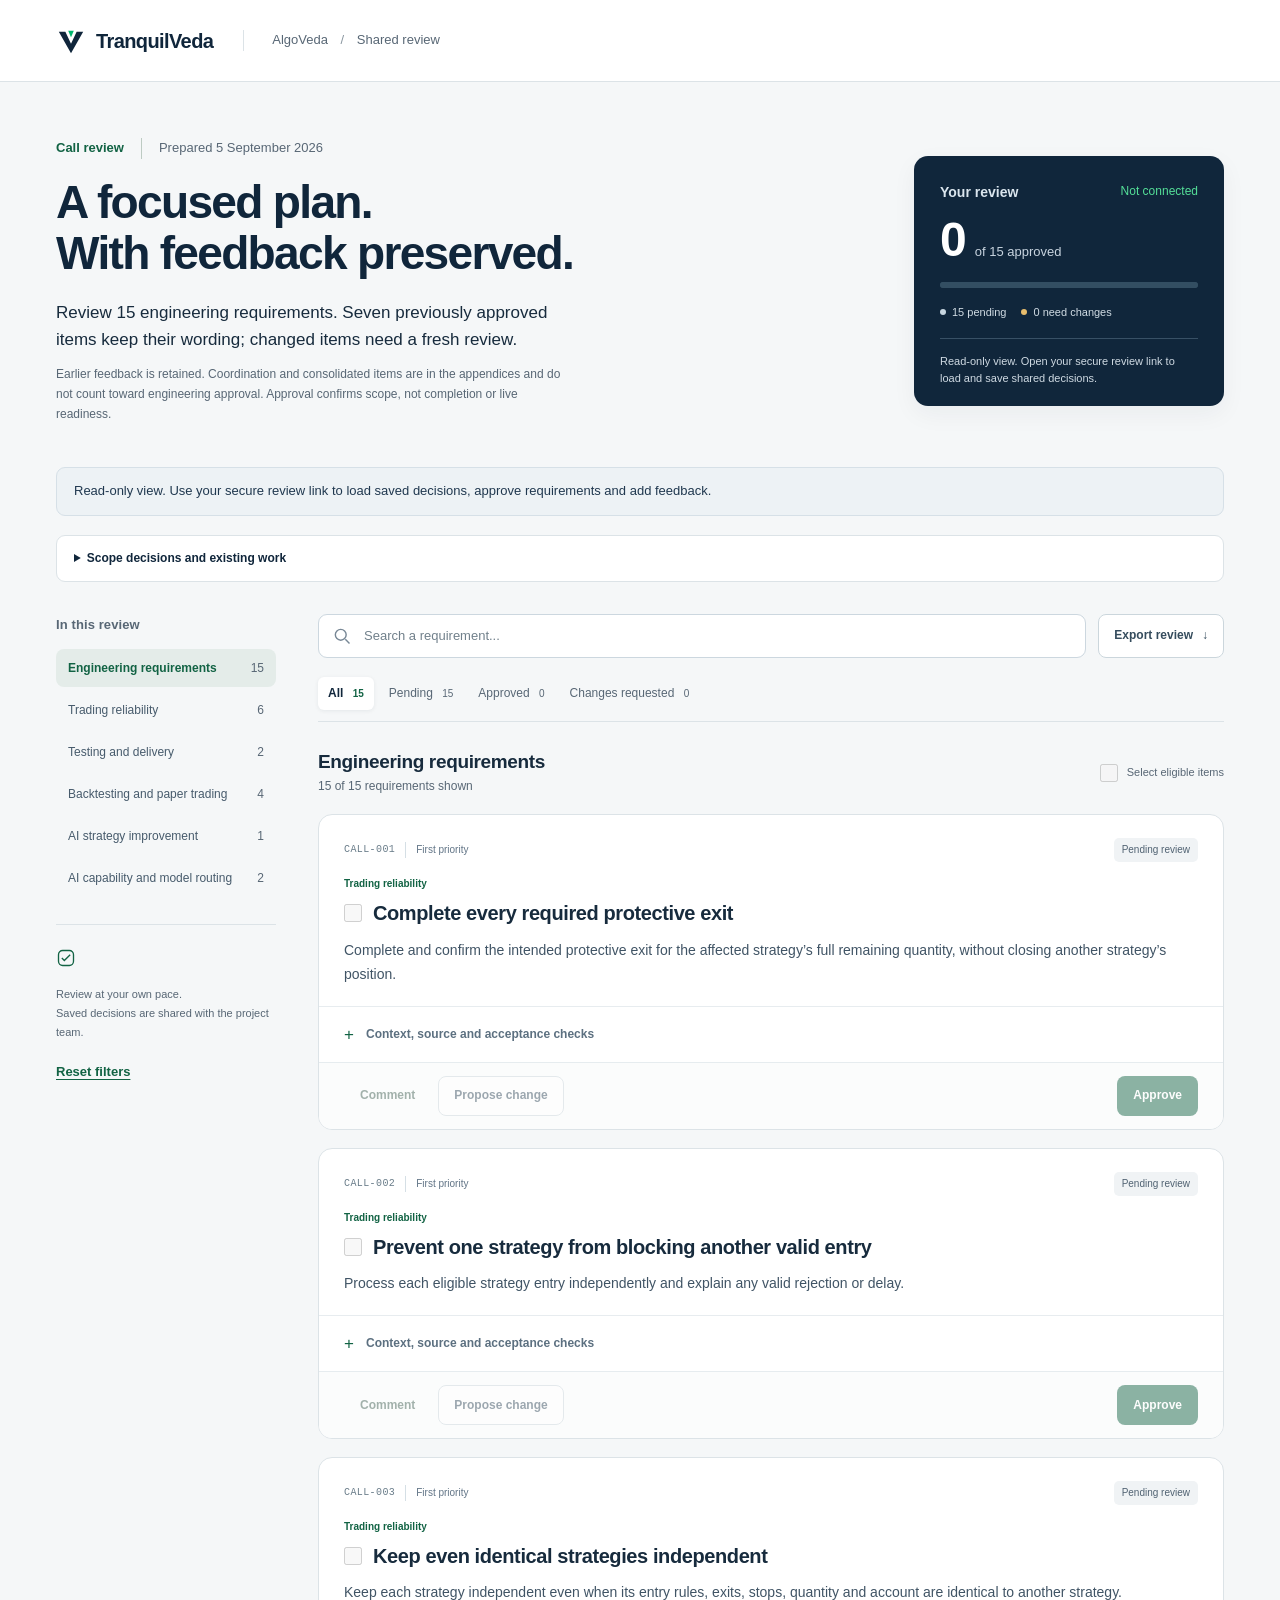
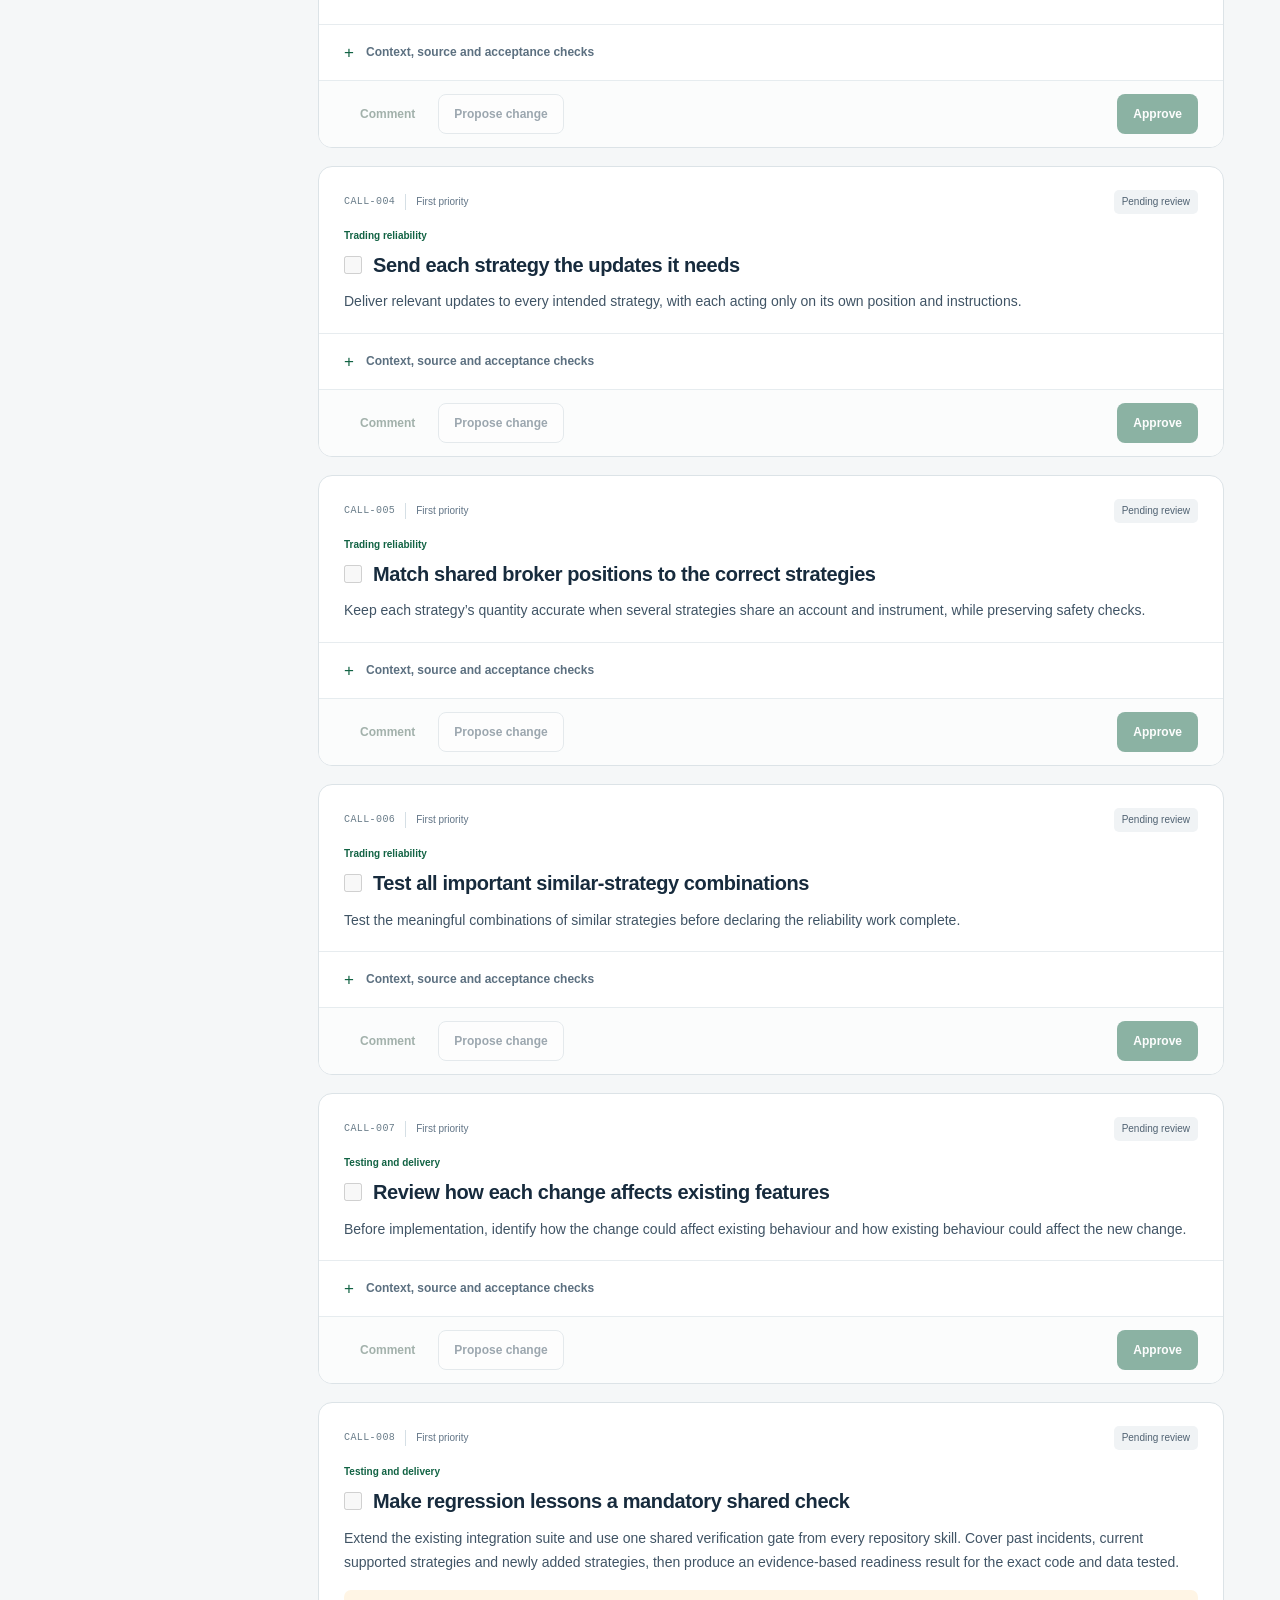
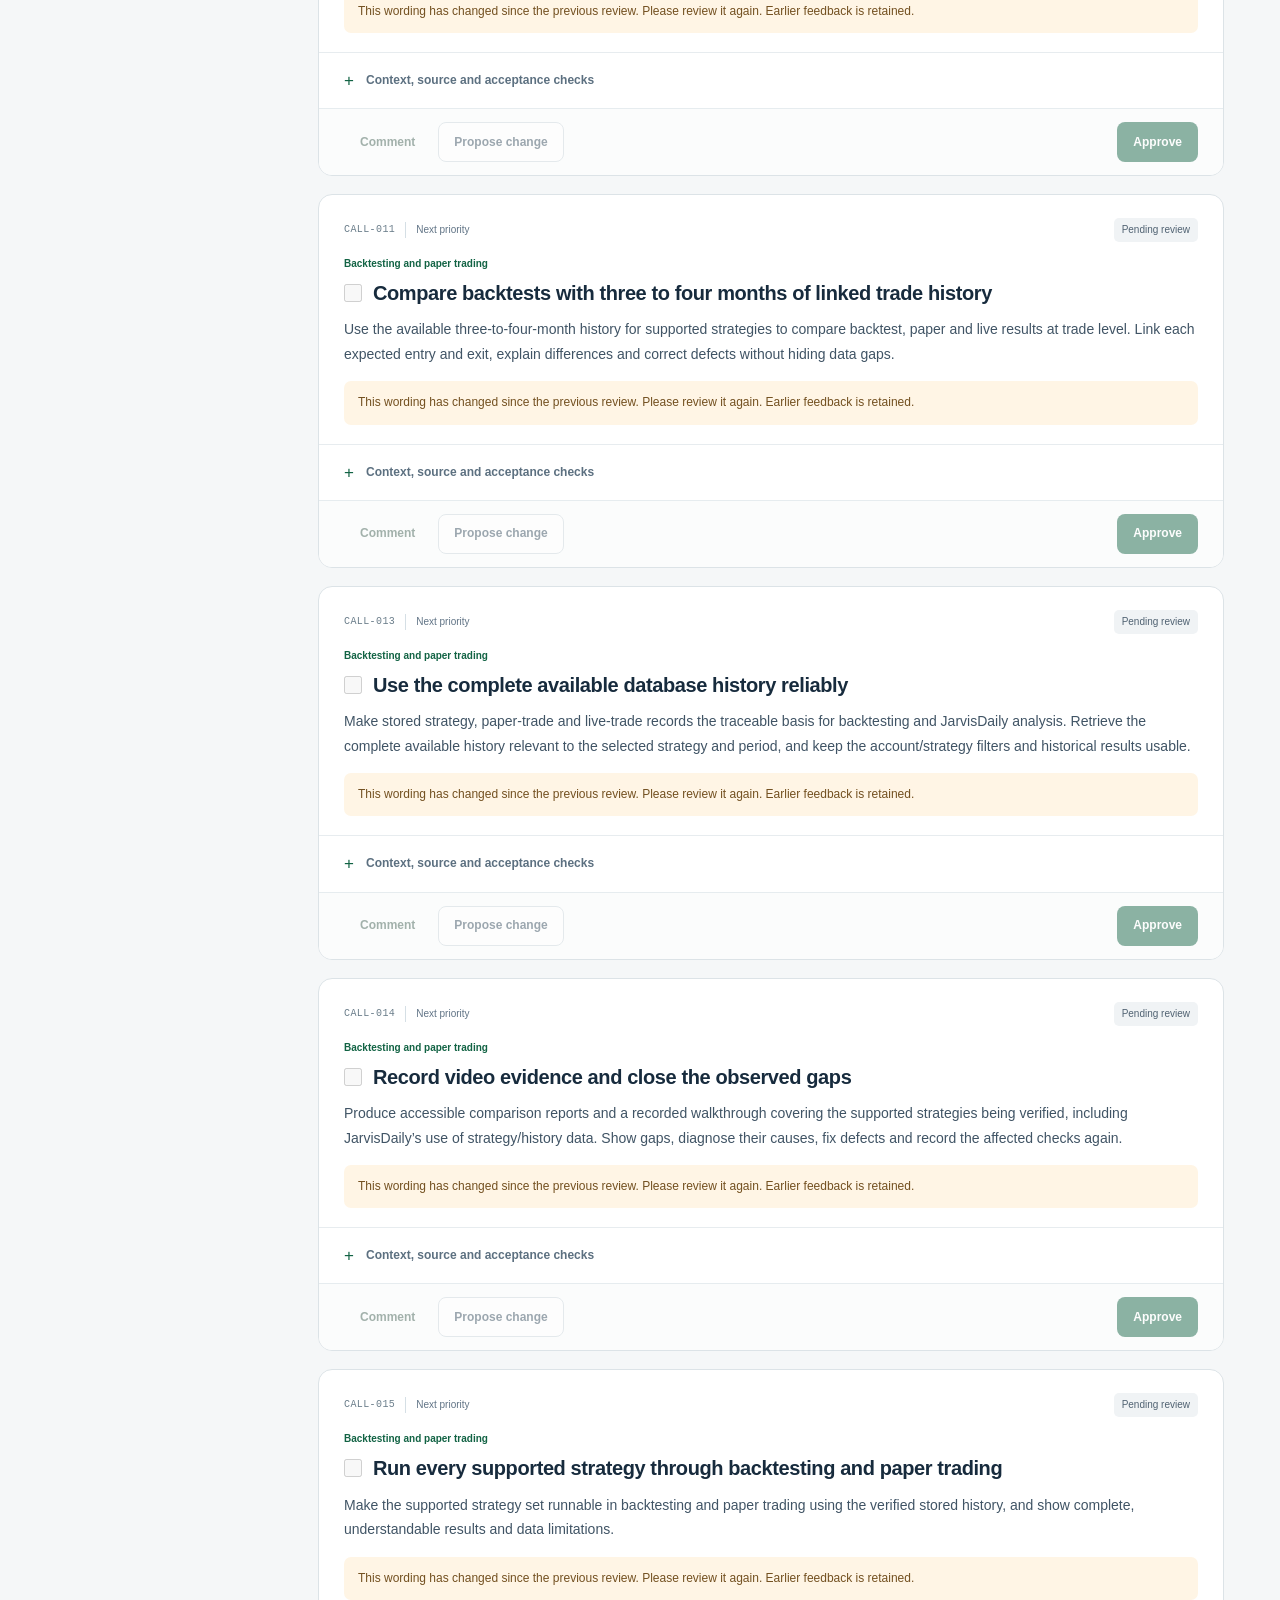
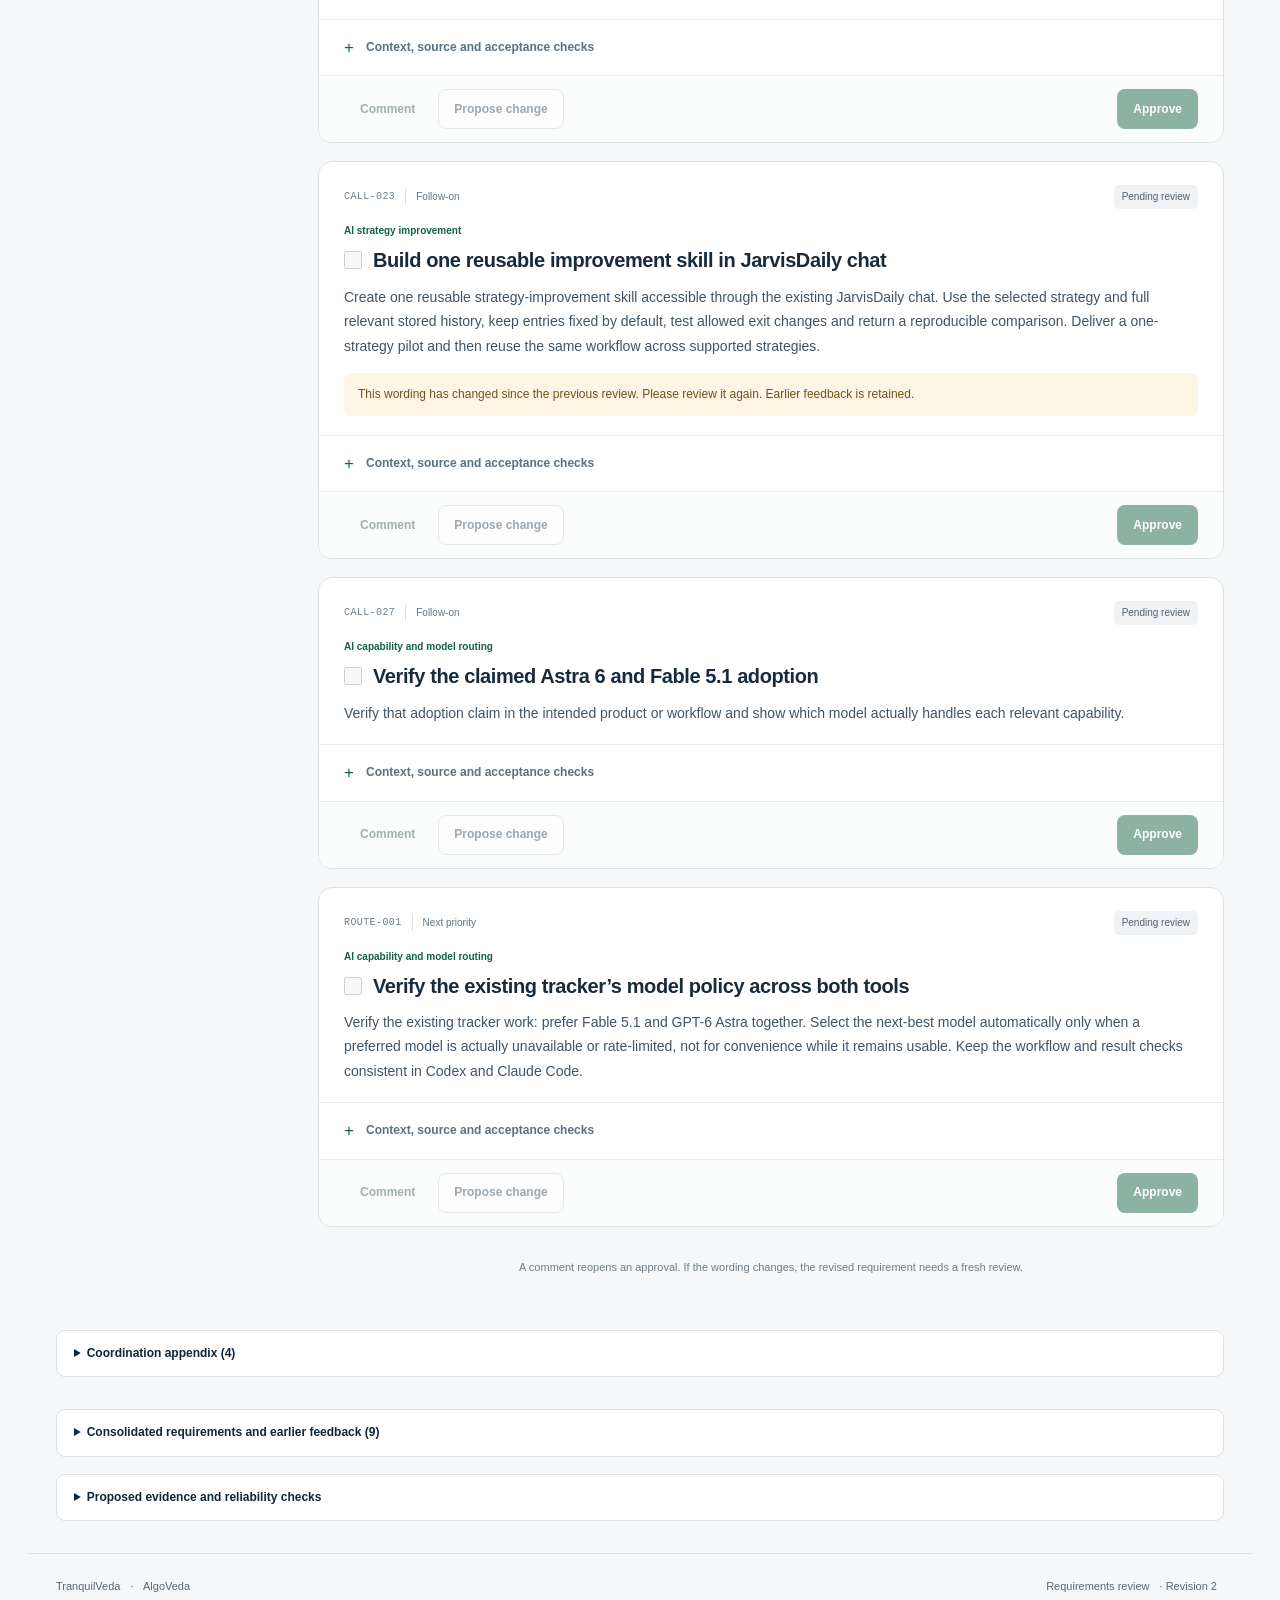
<file: call-review-2026-09-05/index.html>
<!doctype html>
<html lang="en">
<head>
  <meta charset="utf-8">
  <meta name="viewport" content="width=device-width, initial-scale=1">
  <meta name="robots" content="noindex, nofollow">
  <meta name="referrer" content="no-referrer">
  <meta name="theme-color" content="#10263b">
  <title>AlgoVeda | Requirements for review | TranquilVeda</title>
  <link rel="stylesheet" href="style.css">
  <script src="app.js" defer></script>
</head>
<body>
  <a class="skip-link" href="#requirements">Skip to requirements</a>
  <header class="site-header">
    <div class="header-inner">
      <a class="brand" href="../" aria-label="TranquilVeda home"><svg viewBox="0 0 32 32" width="30" height="30" aria-hidden="true"><path d="M3 6h7l6 13 6-13h7L16 29z" fill="currentColor"/><path d="M13 5h6l-3 7z" fill="#00b56d"/></svg><span>TranquilVeda</span></a>
      <span class="header-context">AlgoVeda <span aria-hidden="true">/</span> Shared review</span>
      <button id="end-session" class="text-button" hidden>End review session</button>
    </div>
  </header>

  <main class="page-shell">
    <section class="intro" aria-labelledby="page-title">
      <div class="intro-copy">
        <p class="eyebrow">Call review <span class="date-label">Prepared 5 September 2026</span></p>
        <h1 id="page-title">A focused plan.<br>With feedback preserved.</h1>
        <p class="intro-text">Review 15 engineering requirements. Seven previously approved items keep their wording; changed items need a fresh review.</p>
        <p class="scope-note">Earlier feedback is retained. Coordination and consolidated items are in the appendices and do not count toward engineering approval. Approval confirms scope, not completion or live readiness.</p>
      </div>
      <div class="progress-card" aria-labelledby="progress-title">
        <div class="progress-top"><h2 id="progress-title">Your review</h2><span id="progress-percent">0%</span></div>
        <p class="progress-number"><strong id="approved-number">0</strong><span id="total-number">of 0 approved</span></p>
        <progress id="review-progress" max="100" value="0" aria-label="Requirements approved">0%</progress>
        <div class="progress-breakdown"><span><i class="dot pending-dot"></i><span id="pending-number">0 pending</span></span><span><i class="dot change-dot"></i><span id="changes-number">0 need changes</span></span></div>
        <p id="sync-label" class="sync-label">Loading the review...</p>
      </div>
    </section>

    <div id="connection-banner" class="notice" role="status" aria-live="polite"><span id="connection-text">Opening the requirements...</span><div class="notice-actions"><button id="retry-save" class="text-button" hidden>Retry save</button><button id="refresh-state" class="text-button" hidden>Refresh review</button></div></div>
    <div id="load-error" class="empty-state" hidden><h2>The requirements could not be opened.</h2><p>Please try again. No review decisions have changed.</p><button id="reload-page" class="button primary">Try again</button></div>

    <div id="review-layout" class="review-layout" hidden>
      <aside class="review-sidebar" aria-label="Review categories">
        <h2>In this review</h2>
        <nav id="category-nav" class="category-nav" aria-label="Filter by category"></nav>
        <div class="sidebar-note"><svg width="20" height="20" viewBox="0 0 24 24" fill="none" stroke="currentColor" stroke-width="1.6" aria-hidden="true"><path d="m7 12 3 3 7-7"/><rect x="3" y="3" width="18" height="18" rx="5"/></svg><p>Review at your own pace.<br>Saved decisions are shared with the project team.</p></div>
        <button id="clear-filters" class="text-button">Reset filters</button>
      </aside>

      <div class="review-content">
        <section class="toolbar" aria-label="Find requirements">
          <label class="search-field"><svg width="20" height="20" viewBox="0 0 24 24" fill="none" stroke="currentColor" stroke-width="1.7" aria-hidden="true"><circle cx="10.5" cy="10.5" r="6.5"/><path d="m16 16 5 5"/></svg><span class="sr-only">Search requirements</span><input id="search" type="search" placeholder="Search a requirement..." autocomplete="off"></label>
          <label class="mobile-category"><span class="sr-only">Category</span><select id="category-select"><option value="all">All categories</option></select></label>
          <details class="export-menu"><summary class="button secondary">Export review <span aria-hidden="true">↓</span></summary><div class="export-options"><p>Saved review, original wording and full history.</p><button id="export-markdown">Download readable summary (.md)</button><button id="export-json">Download review data (.json)</button></div></details>
        </section>
        <div class="status-tabs" role="group" aria-label="Filter by review status">
          <button data-status="all" class="status-tab active" aria-pressed="true">All <span id="count-all">0</span></button>
          <button data-status="pending" class="status-tab" aria-pressed="false">Pending <span id="count-pending">0</span></button>
          <button data-status="approved" class="status-tab" aria-pressed="false">Approved <span id="count-approved">0</span></button>
          <button data-status="changes_requested" class="status-tab" aria-pressed="false">Changes requested <span id="count-changes">0</span></button>
        </div>
        <div class="list-heading"><div><h2 id="list-title">Engineering requirements</h2><p id="result-count"></p></div><label class="select-visible"><input id="select-visible" type="checkbox">Select eligible items</label></div>
        <div id="requirements" class="requirements" tabindex="-1" aria-label="Requirements"></div>
        <div id="no-results" class="empty-state" hidden><h3>No matching requirements</h3><p>Try another search, category or review status.</p><button class="text-button" id="no-results-reset">Clear filters</button></div>
        <p class="review-end">A comment reopens an approval. If the wording changes, the revised requirement needs a fresh review.</p>
      </div>
    </div>
    <section id="review-appendices" class="review-appendices" aria-label="Earlier requirements and feedback" hidden></section>
    <section id="quality-mechanism" class="quality-mechanism" aria-label="Proposed verification approach and sources" hidden></section>
  </main>

  <div id="bulk-bar" class="bulk-bar" hidden><span><strong id="selected-count">0</strong> selected <small>Pending items without feedback or an open decision</small></span><div><button id="clear-selection" class="button secondary">Clear</button><button id="approve-selected" class="button primary">Approve selected</button></div></div>
  <div id="toast" class="toast" role="status" aria-live="polite" hidden></div>

  <dialog id="feedback-dialog" class="review-dialog" aria-labelledby="feedback-title">
    <form id="feedback-form">
      <div class="dialog-heading"><span id="feedback-id" class="item-id"></span><button type="button" class="icon-button close-dialog" aria-label="Close feedback">×</button></div>
      <h2 id="feedback-title">Add feedback</h2>
      <p id="feedback-subtitle" class="muted"></p>
      <div class="feedback-switch" role="group" aria-label="Feedback type"><button type="button" id="mode-comment" aria-pressed="true">Add a comment</button><button type="button" id="mode-change" aria-pressed="false">Propose a change</button></div>
      <label for="feedback-text" id="feedback-label">Your comment</label>
      <textarea id="feedback-text" rows="4" maxlength="4000" required placeholder="What would you like us to clarify?"></textarea>
      <div id="proposed-wording-wrap" hidden><label for="proposed-wording">Suggested wording <span class="optional">(optional)</span></label><textarea id="proposed-wording" rows="4" maxlength="4000" placeholder="Write how you would like the requirement to read."></textarea><p class="field-help">The original requirement stays unchanged. Your suggestion is saved as feedback for the team. Keep feedback and suggested wording within 4,000 characters in total.</p></div>
      <p class="field-help">New feedback reopens any approval for this requirement. Please leave out passwords, private account numbers and personal financial information.</p>
      <p id="feedback-error" class="form-error" role="alert" hidden></p>
      <div class="dialog-actions"><button type="button" class="button secondary close-dialog">Cancel</button><button id="submit-feedback" type="submit" class="button primary">Save comment</button></div>
    </form>
  </dialog>

  <dialog id="approve-dialog" class="review-dialog" aria-labelledby="approve-title">
    <form id="approve-form"><div class="dialog-heading"><span class="item-id">Review confirmation</span><button type="button" class="icon-button close-dialog" aria-label="Close approval confirmation">×</button></div><h2 id="approve-title">Approve selected requirements?</h2><p id="approve-description" class="muted"></p><ul id="approve-list" class="approve-list"></ul><div id="resolution-wrap" hidden><label for="resolution">How has the feedback been addressed?</label><textarea id="resolution" rows="3" maxlength="4000" placeholder="Explain the resolution, or why the current wording is acceptable after review."></textarea></div><label class="confirm-check"><input id="approve-confirm" type="checkbox" required><span id="approve-confirm-label">I have read these requirements and agree with the proposed wording and checks.</span></label><p id="approve-error" class="form-error" role="alert" hidden></p><div class="dialog-actions"><button type="button" class="button secondary close-dialog">Cancel</button><button type="submit" id="confirm-approve" class="button primary">Confirm approval</button></div></form>
  </dialog>

  <footer class="site-footer"><span>TranquilVeda <span aria-hidden="true">·</span> AlgoVeda</span><span>Requirements review <span id="document-version"></span></span></footer>
  <noscript><div class="notice">JavaScript is needed to load this review and save decisions.</div></noscript>
</body>
</html>
</file>
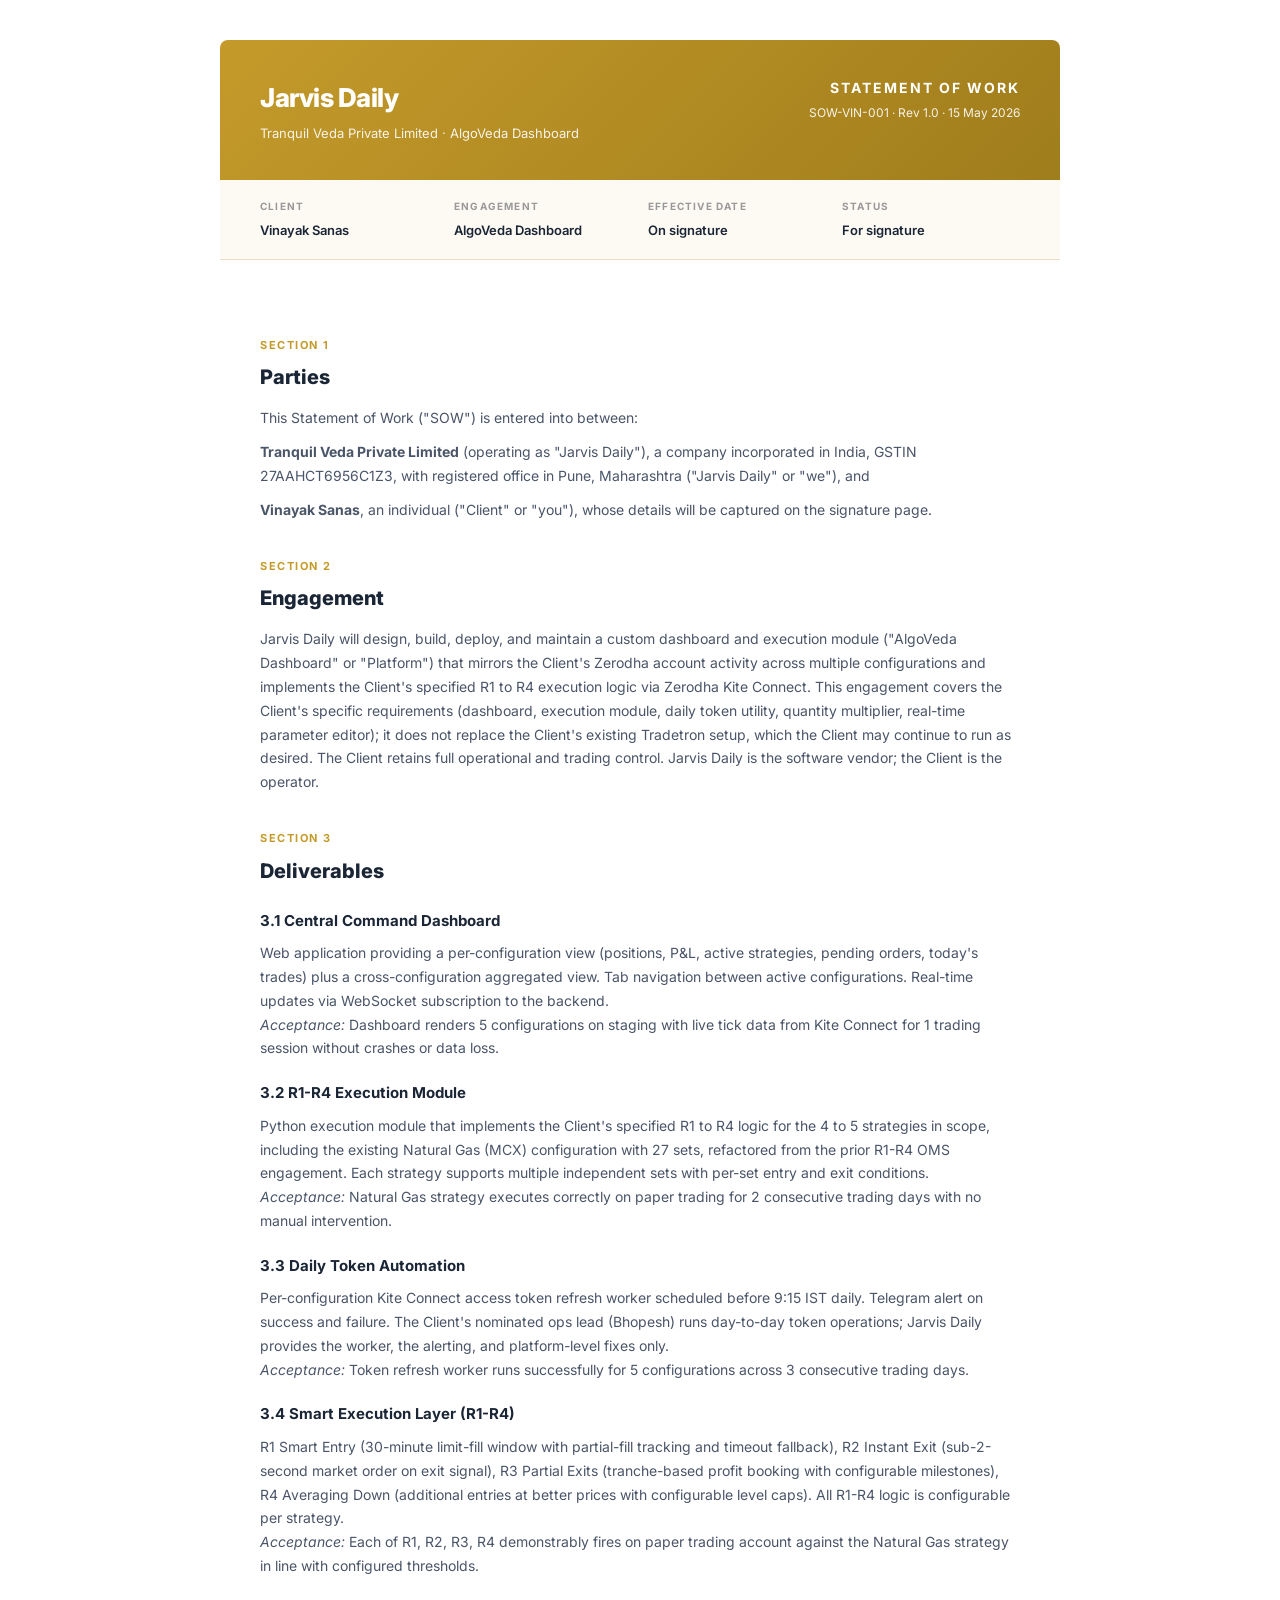
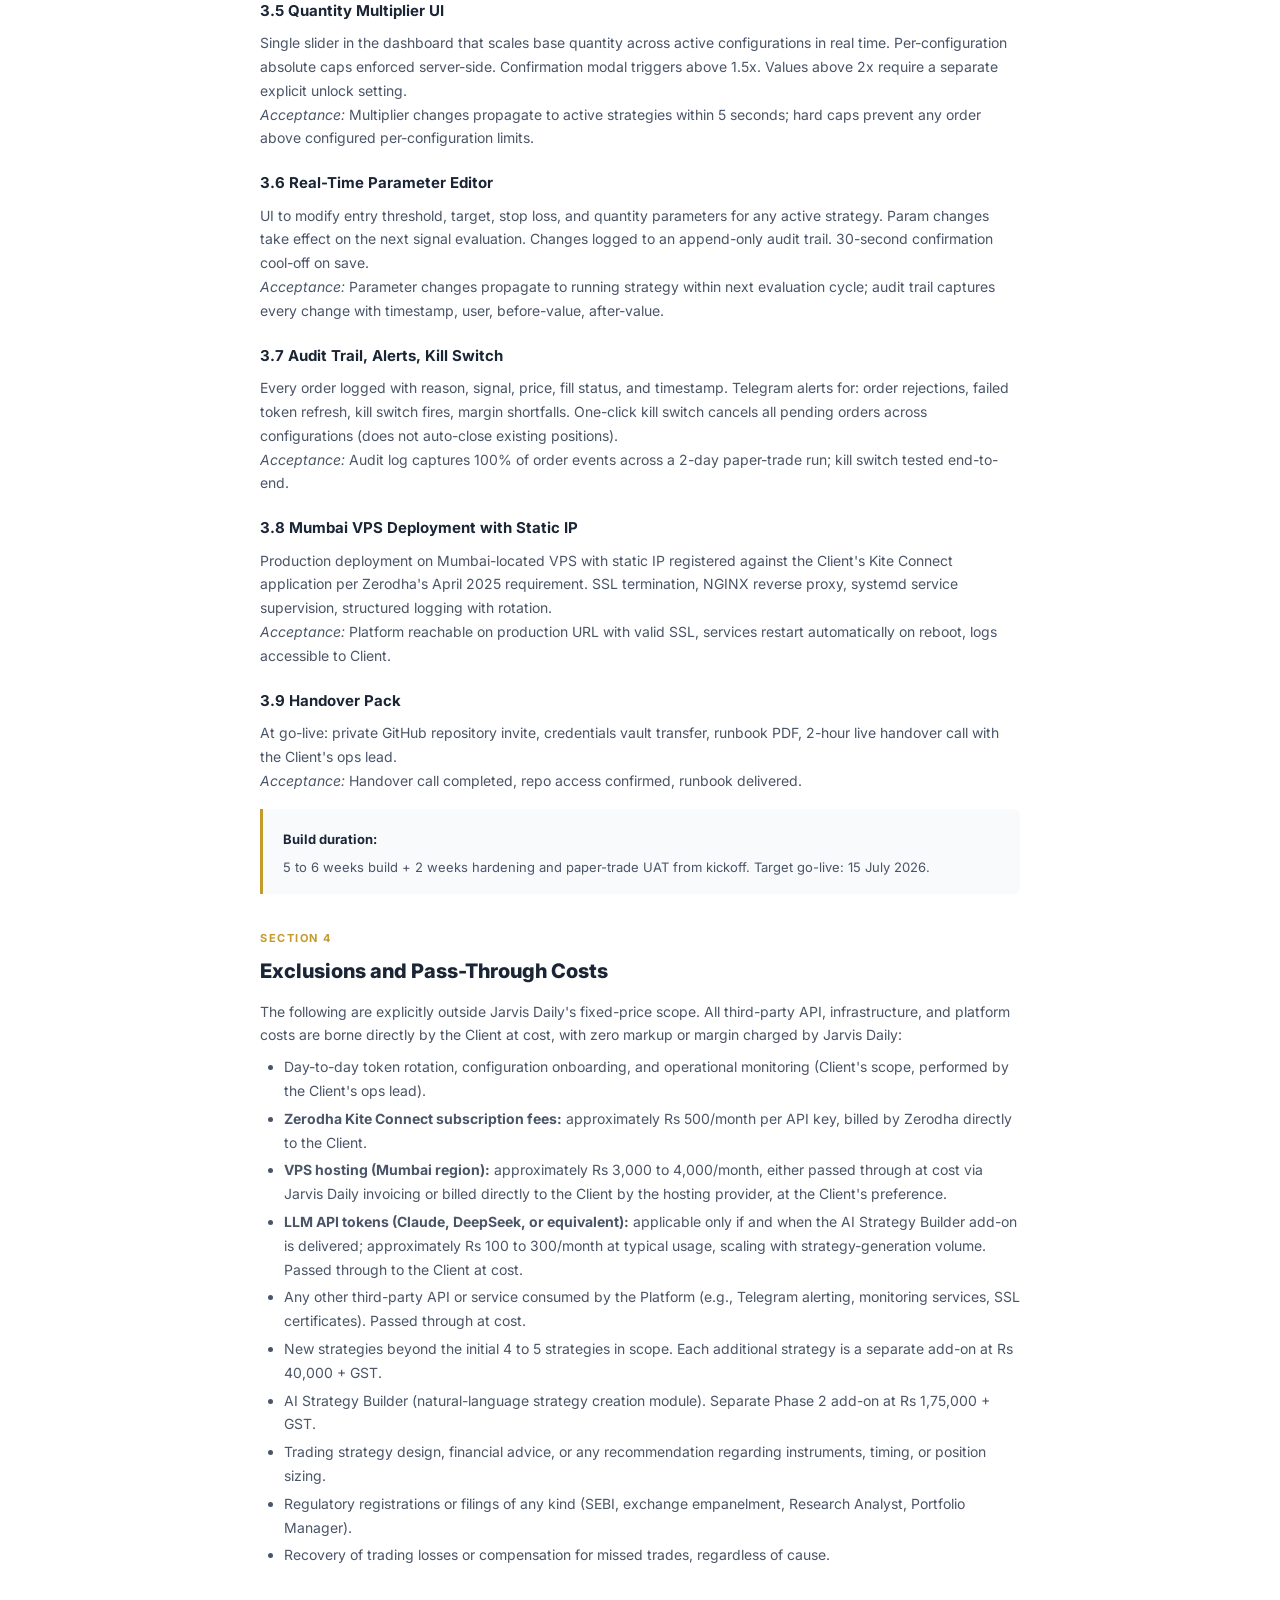
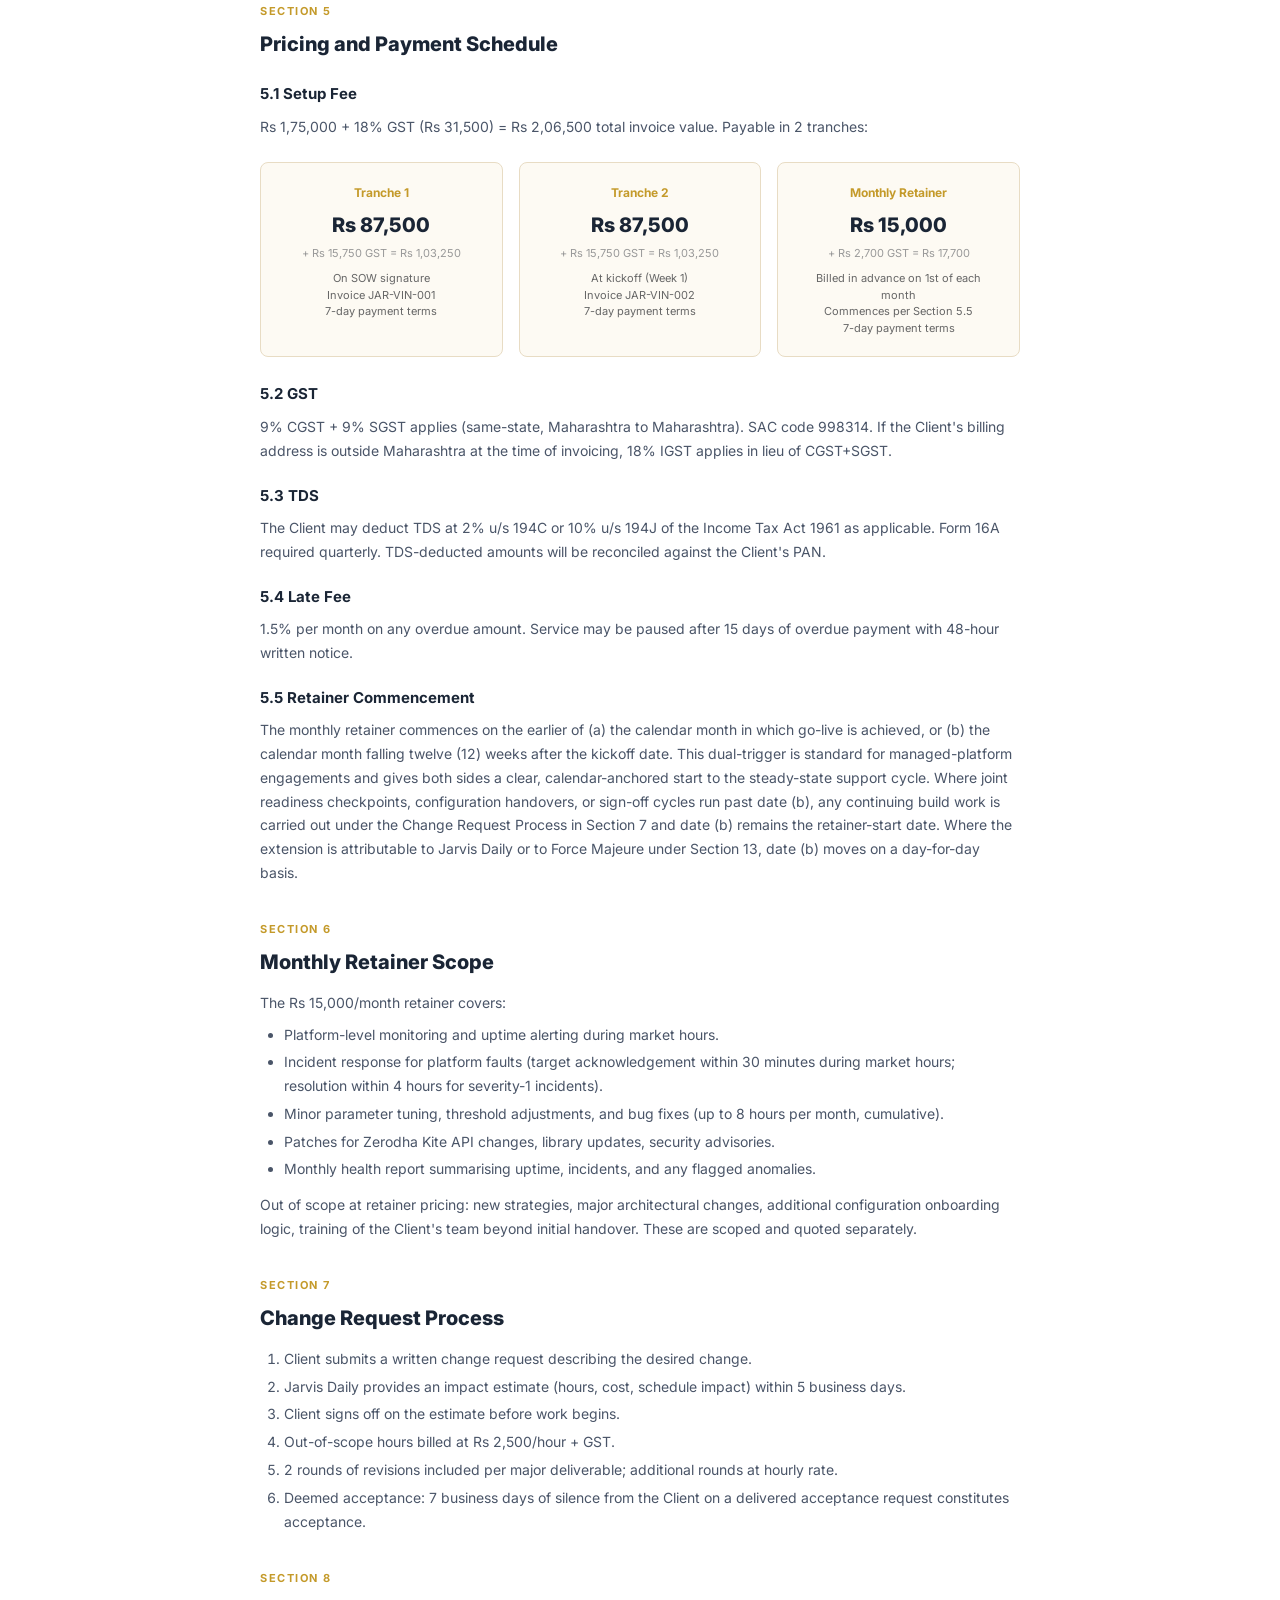
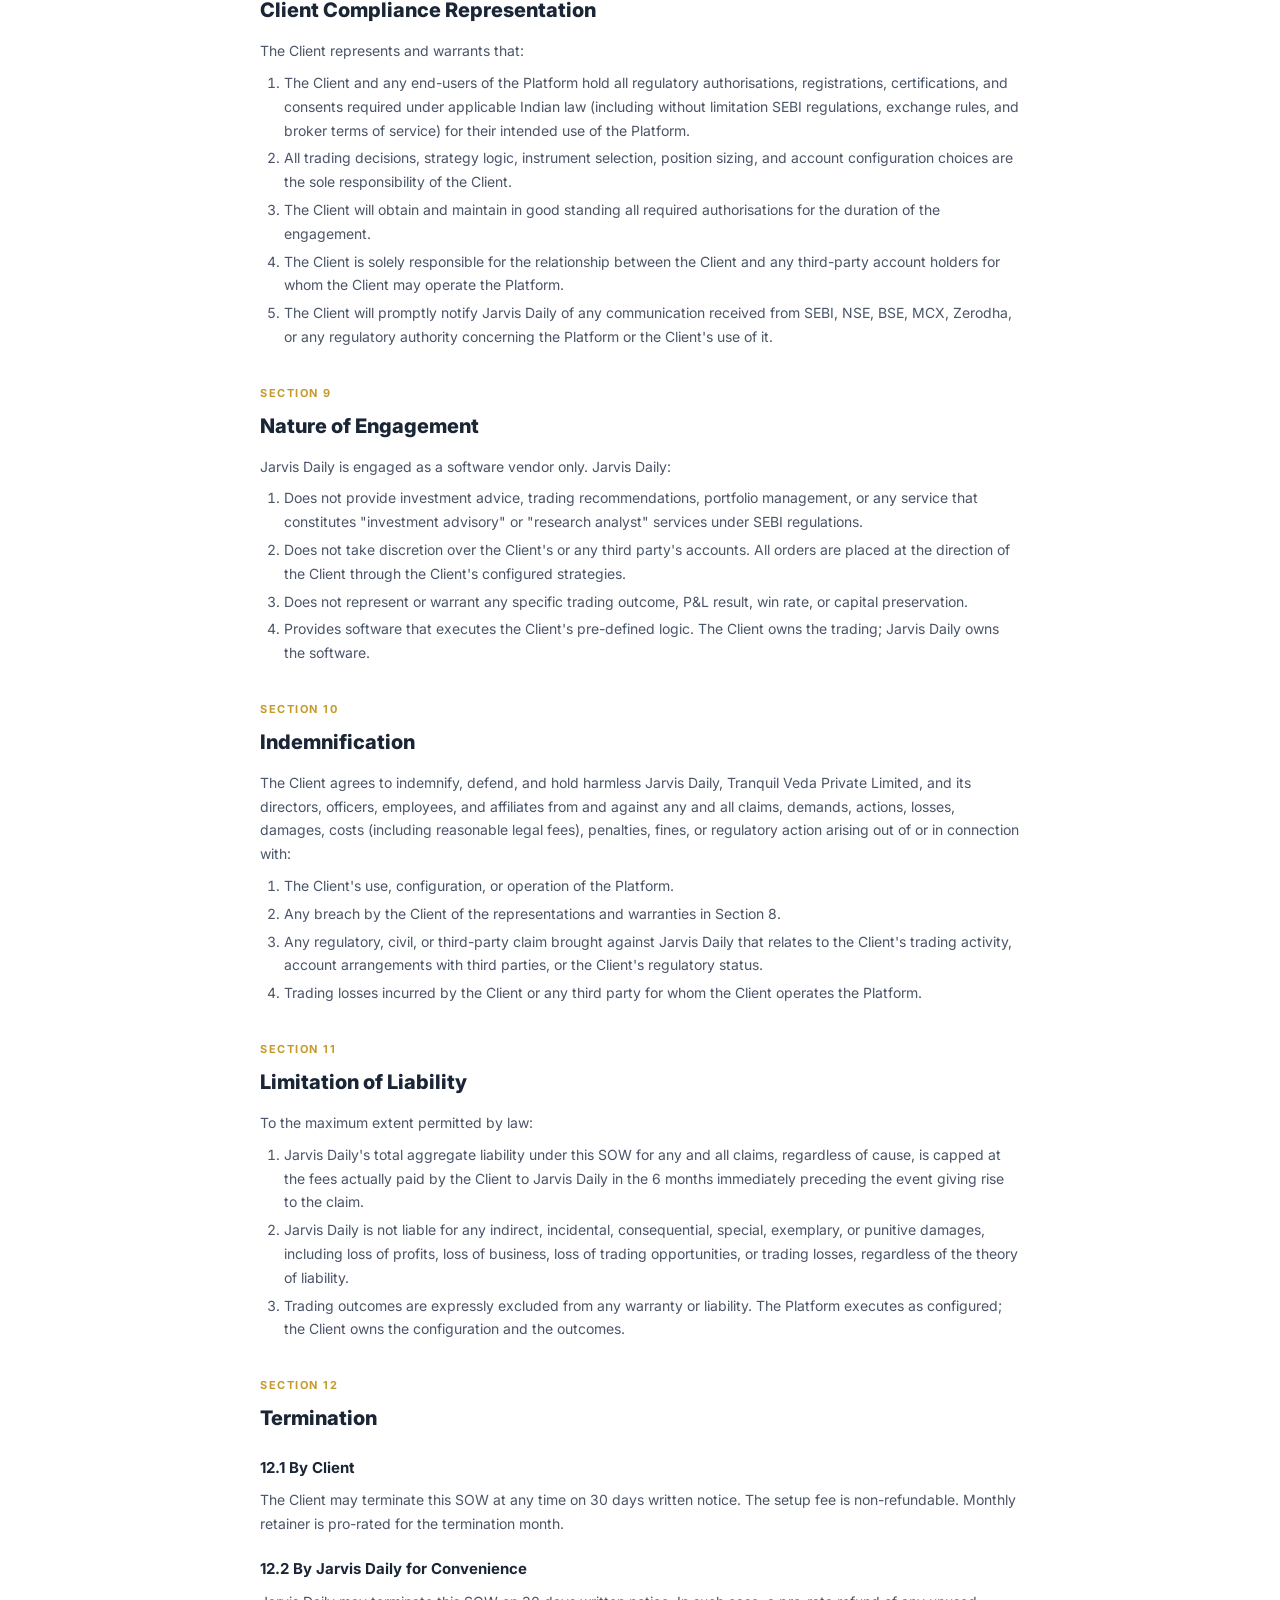
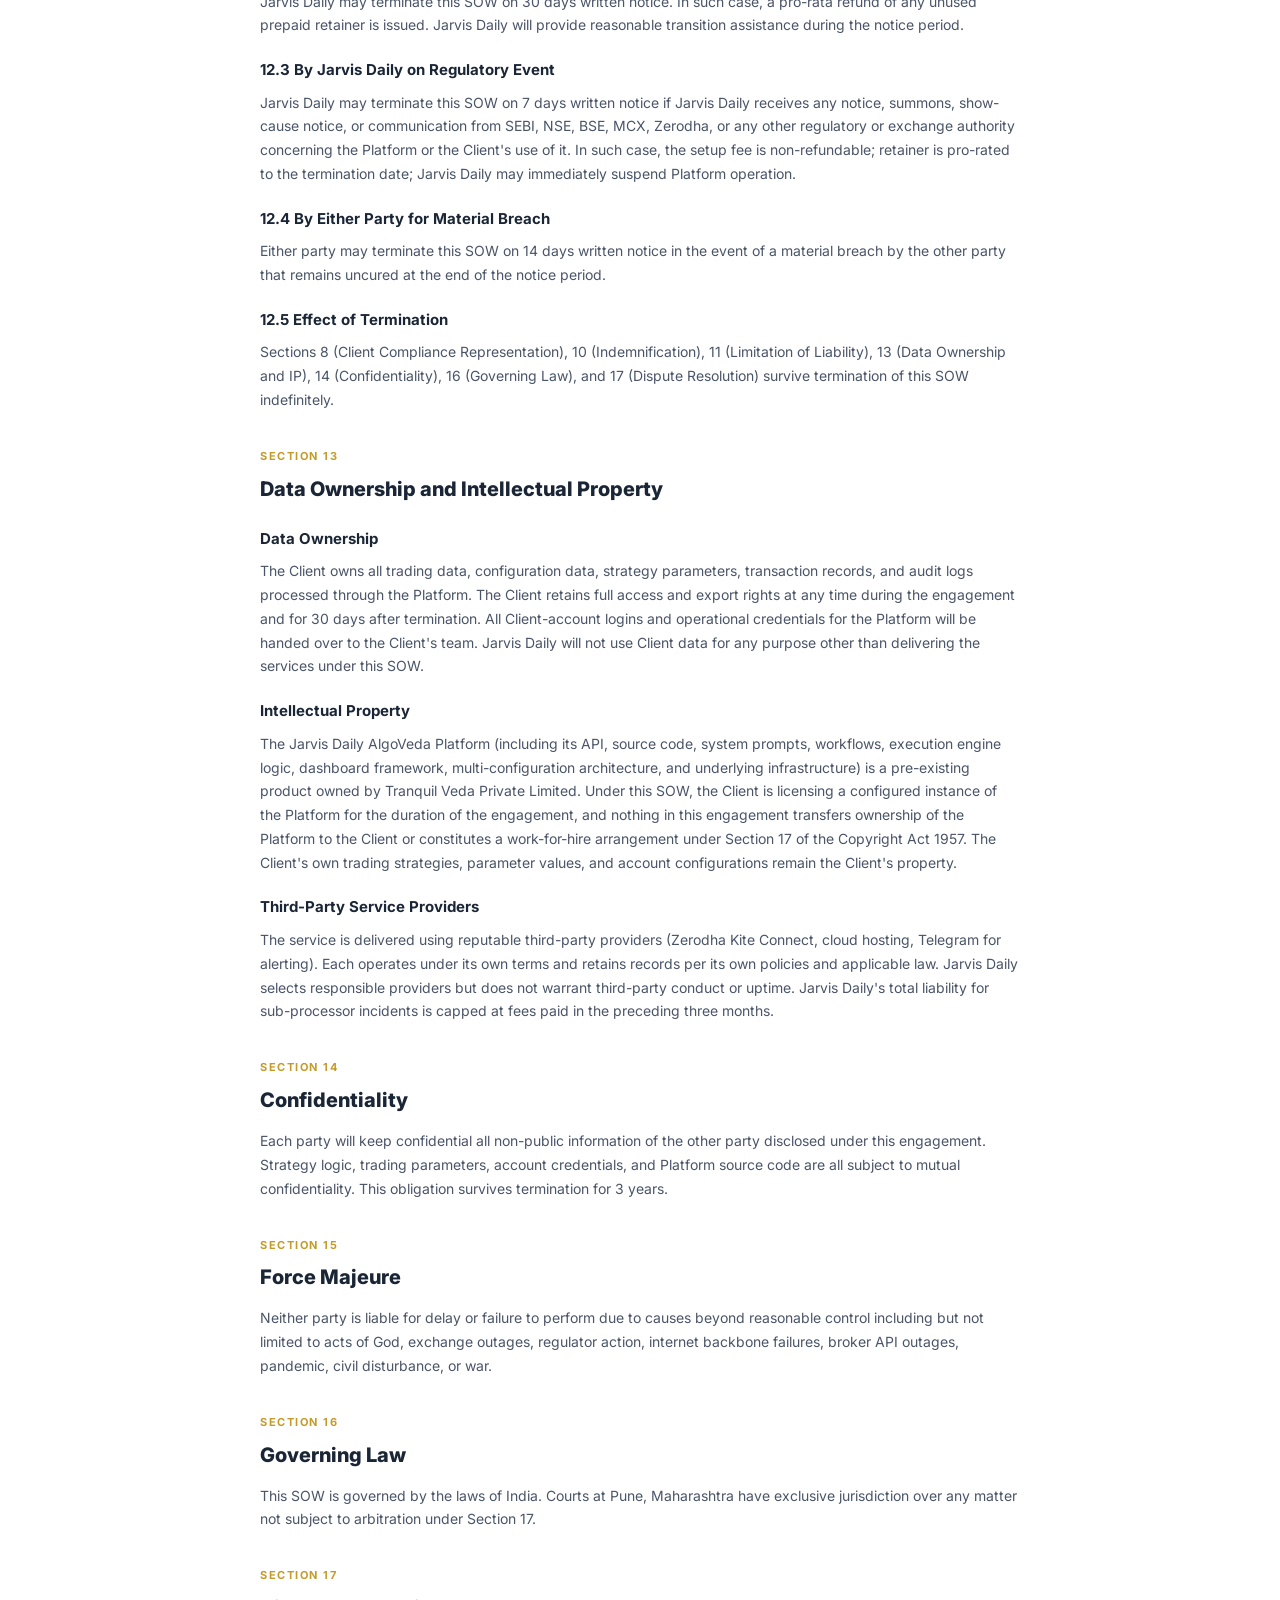
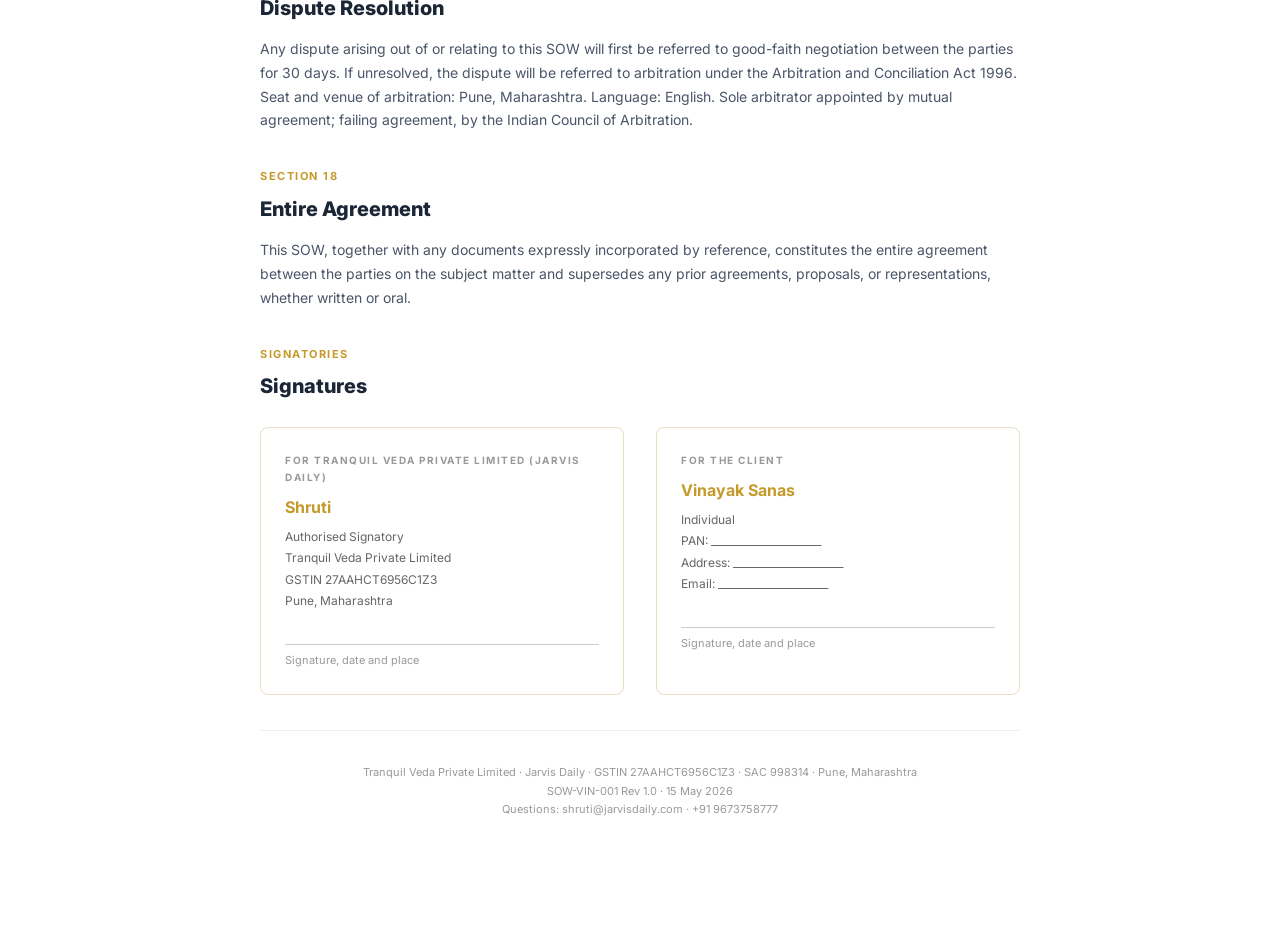
<file: sow.html>
<!DOCTYPE html>
<html lang="en">
<head>
<meta charset="UTF-8">
<meta name="viewport" content="width=device-width, initial-scale=1.0">
<meta name="robots" content="noindex,nofollow">
<title>Statement of Work - AlgoVeda Dashboard | Jarvis Daily</title>
<link href="https://fonts.googleapis.com/css2?family=Inter:wght@300;400;500;600;700;800&display=swap" rel="stylesheet">
<style>
  * { margin: 0; padding: 0; box-sizing: border-box; }
  body { font-family: 'Inter', system-ui, sans-serif; color: #1A2535; background: #fff; line-height: 1.7; -webkit-font-smoothing: antialiased; }
  .page { max-width: 920px; margin: 0 auto; padding: 40px; }

  .header { background: linear-gradient(135deg, #C49A2A 0%, #A07D1C 100%); color: #fff; padding: 36px 40px; display: flex; justify-content: space-between; align-items: start; border-radius: 8px 8px 0 0; }
  .header h1 { font-size: 26px; font-weight: 800; letter-spacing: -0.5px; }
  .header .tagline { font-size: 13px; opacity: 0.9; margin-top: 2px; }
  .header .doc-type { text-align: right; }
  .header .doc-type h2 { font-size: 14px; font-weight: 700; letter-spacing: 2px; text-transform: uppercase; }
  .header .doc-type p { font-size: 12px; opacity: 0.9; margin-top: 3px; }

  .meta-strip { background: #FDFAF3; padding: 18px 40px; display: grid; grid-template-columns: repeat(4, 1fr); gap: 16px; border-bottom: 1px solid #E8DCC4; }
  .meta-strip .item .label { font-size: 10px; font-weight: 700; text-transform: uppercase; letter-spacing: 1.2px; color: #999; margin-bottom: 4px; }
  .meta-strip .item .value { font-size: 13px; font-weight: 600; color: #1A2535; }

  .body { padding: 40px; }
  .section { margin: 2.2rem 0; }
  .section-num { font-size: 11px; font-weight: 700; color: #C49A2A; text-transform: uppercase; letter-spacing: 1.5px; margin-bottom: 6px; }
  .section h2 { font-size: 20px; font-weight: 800; margin-bottom: 12px; color: #1A2535; }
  .section h3 { font-size: 15px; font-weight: 700; margin: 1.25rem 0 0.5rem; color: #1A2535; }
  .section p, .section li { font-size: 14px; color: #4A5568; }
  .section ul, .section ol { padding-left: 1.5rem; margin: 0.5rem 0; }
  .section li { margin-bottom: 4px; }

  table { width: 100%; border-collapse: collapse; margin: 1rem 0; font-size: 13px; }
  thead { background: #FBF7EE; }
  th { text-align: left; padding: 10px 12px; font-size: 11px; text-transform: uppercase; letter-spacing: 0.5px; color: #666; font-weight: 700; border-bottom: 2px solid #E8DCC4; }
  td { padding: 10px 12px; border-bottom: 1px solid #f0f0f0; color: #4A5568; vertical-align: top; }

  .payment-grid { display: grid; grid-template-columns: repeat(3, 1fr); gap: 1rem; margin: 1.5rem 0; }
  .payment-card { background: #FDFAF3; border: 1px solid #E8DCC4; border-radius: 8px; padding: 1.25rem; text-align: center; }
  .payment-pct { font-size: 12px; font-weight: 700; color: #C49A2A; margin-bottom: 4px; }
  .payment-amt { font-size: 20px; font-weight: 800; color: #1A2535; }
  .payment-gst { font-size: 11px; color: #999; margin-top: 2px; }
  .payment-when { font-size: 11px; color: #666; margin-top: 8px; line-height: 1.5; }

  .note-card { background: #F8FAFC; border-left: 3px solid #C49A2A; border-radius: 0 6px 6px 0; padding: 1rem 1.25rem; margin: 1rem 0; }
  .note-card strong { font-size: 13px; color: #1A2535; }
  .note-card p { font-size: 13px; color: #4A5568; margin-top: 4px; }

  .sig-grid { display: grid; grid-template-columns: 1fr 1fr; gap: 2rem; margin: 1.5rem 0; }
  .sig-block { border: 1px solid #E8DCC4; border-radius: 8px; padding: 1.5rem; }
  .sig-label { font-size: 10px; font-weight: 700; text-transform: uppercase; letter-spacing: 1.5px; color: #999; margin-bottom: 8px; }
  .sig-name { font-size: 16px; font-weight: 700; color: #C49A2A; margin-bottom: 4px; }
  .sig-detail { font-size: 12px; color: #666; line-height: 1.8; }
  .sig-line { border-top: 1px solid #ccc; margin-top: 2rem; padding-top: 6px; font-size: 11px; color: #999; }

  .footer { text-align: center; padding: 2rem 0; font-size: 11px; color: #999; border-top: 1px solid #eee; margin-top: 2rem; }

  @media print { body { padding: 0; } .page { padding: 0; } .header { border-radius: 0; } }
  @media (max-width: 600px) { .payment-grid { grid-template-columns: 1fr; } .sig-grid { grid-template-columns: 1fr; } .header { flex-direction: column; gap: 1rem; } .meta-strip { grid-template-columns: repeat(2, 1fr); } }
</style>
</head>
<body>
<div class="page">

  <div class="header">
    <div>
      <h1>Jarvis Daily</h1>
      <div class="tagline">Tranquil Veda Private Limited · AlgoVeda Dashboard</div>
    </div>
    <div class="doc-type">
      <h2>Statement of Work</h2>
      <p>SOW-VIN-001 · Rev 1.0 · 15 May 2026</p>
    </div>
  </div>

  <div class="meta-strip">
    <div class="item"><div class="label">Client</div><div class="value">Vinayak Sanas</div></div>
    <div class="item"><div class="label">Engagement</div><div class="value">AlgoVeda Dashboard</div></div>
    <div class="item"><div class="label">Effective Date</div><div class="value">On signature</div></div>
    <div class="item"><div class="label">Status</div><div class="value">For signature</div></div>
  </div>

  <div class="body">

    <!-- 1. Parties -->
    <div class="section">
      <div class="section-num">Section 1</div>
      <h2>Parties</h2>
      <p>This Statement of Work ("SOW") is entered into between:</p>
      <p style="margin-top: 10px;"><strong>Tranquil Veda Private Limited</strong> (operating as "Jarvis Daily"), a company incorporated in India, GSTIN 27AAHCT6956C1Z3, with registered office in Pune, Maharashtra ("Jarvis Daily" or "we"), and</p>
      <p style="margin-top: 10px;"><strong>Vinayak Sanas</strong>, an individual ("Client" or "you"), whose details will be captured on the signature page.</p>
    </div>

    <!-- 2. Engagement -->
    <div class="section">
      <div class="section-num">Section 2</div>
      <h2>Engagement</h2>
      <p>Jarvis Daily will design, build, deploy, and maintain a custom dashboard and execution module ("AlgoVeda Dashboard" or "Platform") that mirrors the Client's Zerodha account activity across multiple configurations and implements the Client's specified R1 to R4 execution logic via Zerodha Kite Connect. This engagement covers the Client's specific requirements (dashboard, execution module, daily token utility, quantity multiplier, real-time parameter editor); it does not replace the Client's existing Tradetron setup, which the Client may continue to run as desired. The Client retains full operational and trading control. Jarvis Daily is the software vendor; the Client is the operator.</p>
    </div>

    <!-- 3. Deliverables -->
    <div class="section">
      <div class="section-num">Section 3</div>
      <h2>Deliverables</h2>

      <h3>3.1 Central Command Dashboard</h3>
      <p>Web application providing a per-configuration view (positions, P&amp;L, active strategies, pending orders, today's trades) plus a cross-configuration aggregated view. Tab navigation between active configurations. Real-time updates via WebSocket subscription to the backend.</p>
      <p><em>Acceptance:</em> Dashboard renders 5 configurations on staging with live tick data from Kite Connect for 1 trading session without crashes or data loss.</p>

      <h3>3.2 R1-R4 Execution Module</h3>
      <p>Python execution module that implements the Client's specified R1 to R4 logic for the 4 to 5 strategies in scope, including the existing Natural Gas (MCX) configuration with 27 sets, refactored from the prior R1-R4 OMS engagement. Each strategy supports multiple independent sets with per-set entry and exit conditions.</p>
      <p><em>Acceptance:</em> Natural Gas strategy executes correctly on paper trading for 2 consecutive trading days with no manual intervention.</p>

      <h3>3.3 Daily Token Automation</h3>
      <p>Per-configuration Kite Connect access token refresh worker scheduled before 9:15 IST daily. Telegram alert on success and failure. The Client's nominated ops lead (Bhopesh) runs day-to-day token operations; Jarvis Daily provides the worker, the alerting, and platform-level fixes only.</p>
      <p><em>Acceptance:</em> Token refresh worker runs successfully for 5 configurations across 3 consecutive trading days.</p>

      <h3>3.4 Smart Execution Layer (R1-R4)</h3>
      <p>R1 Smart Entry (30-minute limit-fill window with partial-fill tracking and timeout fallback), R2 Instant Exit (sub-2-second market order on exit signal), R3 Partial Exits (tranche-based profit booking with configurable milestones), R4 Averaging Down (additional entries at better prices with configurable level caps). All R1-R4 logic is configurable per strategy.</p>
      <p><em>Acceptance:</em> Each of R1, R2, R3, R4 demonstrably fires on paper trading account against the Natural Gas strategy in line with configured thresholds.</p>

      <h3>3.5 Quantity Multiplier UI</h3>
      <p>Single slider in the dashboard that scales base quantity across active configurations in real time. Per-configuration absolute caps enforced server-side. Confirmation modal triggers above 1.5x. Values above 2x require a separate explicit unlock setting.</p>
      <p><em>Acceptance:</em> Multiplier changes propagate to active strategies within 5 seconds; hard caps prevent any order above configured per-configuration limits.</p>

      <h3>3.6 Real-Time Parameter Editor</h3>
      <p>UI to modify entry threshold, target, stop loss, and quantity parameters for any active strategy. Param changes take effect on the next signal evaluation. Changes logged to an append-only audit trail. 30-second confirmation cool-off on save.</p>
      <p><em>Acceptance:</em> Parameter changes propagate to running strategy within next evaluation cycle; audit trail captures every change with timestamp, user, before-value, after-value.</p>

      <h3>3.7 Audit Trail, Alerts, Kill Switch</h3>
      <p>Every order logged with reason, signal, price, fill status, and timestamp. Telegram alerts for: order rejections, failed token refresh, kill switch fires, margin shortfalls. One-click kill switch cancels all pending orders across configurations (does not auto-close existing positions).</p>
      <p><em>Acceptance:</em> Audit log captures 100% of order events across a 2-day paper-trade run; kill switch tested end-to-end.</p>

      <h3>3.8 Mumbai VPS Deployment with Static IP</h3>
      <p>Production deployment on Mumbai-located VPS with static IP registered against the Client's Kite Connect application per Zerodha's April 2025 requirement. SSL termination, NGINX reverse proxy, systemd service supervision, structured logging with rotation.</p>
      <p><em>Acceptance:</em> Platform reachable on production URL with valid SSL, services restart automatically on reboot, logs accessible to Client.</p>

      <h3>3.9 Handover Pack</h3>
      <p>At go-live: private GitHub repository invite, credentials vault transfer, runbook PDF, 2-hour live handover call with the Client's ops lead.</p>
      <p><em>Acceptance:</em> Handover call completed, repo access confirmed, runbook delivered.</p>

      <div class="note-card">
        <strong>Build duration:</strong>
        <p>5 to 6 weeks build + 2 weeks hardening and paper-trade UAT from kickoff. Target go-live: 15 July 2026.</p>
      </div>
    </div>

    <!-- 4. Exclusions -->
    <div class="section">
      <div class="section-num">Section 4</div>
      <h2>Exclusions and Pass-Through Costs</h2>
      <p>The following are explicitly outside Jarvis Daily's fixed-price scope. All third-party API, infrastructure, and platform costs are borne directly by the Client at cost, with zero markup or margin charged by Jarvis Daily:</p>
      <ul>
        <li>Day-to-day token rotation, configuration onboarding, and operational monitoring (Client's scope, performed by the Client's ops lead).</li>
        <li><strong>Zerodha Kite Connect subscription fees:</strong> approximately Rs 500/month per API key, billed by Zerodha directly to the Client.</li>
        <li><strong>VPS hosting (Mumbai region):</strong> approximately Rs 3,000 to 4,000/month, either passed through at cost via Jarvis Daily invoicing or billed directly to the Client by the hosting provider, at the Client's preference.</li>
        <li><strong>LLM API tokens (Claude, DeepSeek, or equivalent):</strong> applicable only if and when the AI Strategy Builder add-on is delivered; approximately Rs 100 to 300/month at typical usage, scaling with strategy-generation volume. Passed through to the Client at cost.</li>
        <li>Any other third-party API or service consumed by the Platform (e.g., Telegram alerting, monitoring services, SSL certificates). Passed through at cost.</li>
        <li>New strategies beyond the initial 4 to 5 strategies in scope. Each additional strategy is a separate add-on at Rs 40,000 + GST.</li>
        <li>AI Strategy Builder (natural-language strategy creation module). Separate Phase 2 add-on at Rs 1,75,000 + GST.</li>
        <li>Trading strategy design, financial advice, or any recommendation regarding instruments, timing, or position sizing.</li>
        <li>Regulatory registrations or filings of any kind (SEBI, exchange empanelment, Research Analyst, Portfolio Manager).</li>
        <li>Recovery of trading losses or compensation for missed trades, regardless of cause.</li>
      </ul>
    </div>

    <!-- 5. Pricing & Payment Schedule -->
    <div class="section">
      <div class="section-num">Section 5</div>
      <h2>Pricing and Payment Schedule</h2>

      <h3>5.1 Setup Fee</h3>
      <p>Rs 1,75,000 + 18% GST (Rs 31,500) = Rs 2,06,500 total invoice value. Payable in 2 tranches:</p>

      <div class="payment-grid">
        <div class="payment-card">
          <div class="payment-pct">Tranche 1</div>
          <div class="payment-amt">Rs 87,500</div>
          <div class="payment-gst">+ Rs 15,750 GST = Rs 1,03,250</div>
          <div class="payment-when">On SOW signature<br>Invoice JAR-VIN-001<br>7-day payment terms</div>
        </div>
        <div class="payment-card">
          <div class="payment-pct">Tranche 2</div>
          <div class="payment-amt">Rs 87,500</div>
          <div class="payment-gst">+ Rs 15,750 GST = Rs 1,03,250</div>
          <div class="payment-when">At kickoff (Week 1)<br>Invoice JAR-VIN-002<br>7-day payment terms</div>
        </div>
        <div class="payment-card">
          <div class="payment-pct">Monthly Retainer</div>
          <div class="payment-amt">Rs 15,000</div>
          <div class="payment-gst">+ Rs 2,700 GST = Rs 17,700</div>
          <div class="payment-when">Billed in advance on 1st of each month<br>Commences per Section 5.5<br>7-day payment terms</div>
        </div>
      </div>

      <h3>5.2 GST</h3>
      <p>9% CGST + 9% SGST applies (same-state, Maharashtra to Maharashtra). SAC code 998314. If the Client's billing address is outside Maharashtra at the time of invoicing, 18% IGST applies in lieu of CGST+SGST.</p>

      <h3>5.3 TDS</h3>
      <p>The Client may deduct TDS at 2% u/s 194C or 10% u/s 194J of the Income Tax Act 1961 as applicable. Form 16A required quarterly. TDS-deducted amounts will be reconciled against the Client's PAN.</p>

      <h3>5.4 Late Fee</h3>
      <p>1.5% per month on any overdue amount. Service may be paused after 15 days of overdue payment with 48-hour written notice.</p>

      <h3>5.5 Retainer Commencement</h3>
      <p>The monthly retainer commences on the earlier of (a) the calendar month in which go-live is achieved, or (b) the calendar month falling twelve (12) weeks after the kickoff date. This dual-trigger is standard for managed-platform engagements and gives both sides a clear, calendar-anchored start to the steady-state support cycle. Where joint readiness checkpoints, configuration handovers, or sign-off cycles run past date (b), any continuing build work is carried out under the Change Request Process in Section 7 and date (b) remains the retainer-start date. Where the extension is attributable to Jarvis Daily or to Force Majeure under Section 13, date (b) moves on a day-for-day basis.</p>
    </div>

    <!-- 6. Monthly Retainer Scope -->
    <div class="section">
      <div class="section-num">Section 6</div>
      <h2>Monthly Retainer Scope</h2>
      <p>The Rs 15,000/month retainer covers:</p>
      <ul>
        <li>Platform-level monitoring and uptime alerting during market hours.</li>
        <li>Incident response for platform faults (target acknowledgement within 30 minutes during market hours; resolution within 4 hours for severity-1 incidents).</li>
        <li>Minor parameter tuning, threshold adjustments, and bug fixes (up to 8 hours per month, cumulative).</li>
        <li>Patches for Zerodha Kite API changes, library updates, security advisories.</li>
        <li>Monthly health report summarising uptime, incidents, and any flagged anomalies.</li>
      </ul>
      <p style="margin-top: 12px;">Out of scope at retainer pricing: new strategies, major architectural changes, additional configuration onboarding logic, training of the Client's team beyond initial handover. These are scoped and quoted separately.</p>
    </div>

    <!-- 7. Change Requests -->
    <div class="section">
      <div class="section-num">Section 7</div>
      <h2>Change Request Process</h2>
      <ol>
        <li>Client submits a written change request describing the desired change.</li>
        <li>Jarvis Daily provides an impact estimate (hours, cost, schedule impact) within 5 business days.</li>
        <li>Client signs off on the estimate before work begins.</li>
        <li>Out-of-scope hours billed at Rs 2,500/hour + GST.</li>
        <li>2 rounds of revisions included per major deliverable; additional rounds at hourly rate.</li>
        <li>Deemed acceptance: 7 business days of silence from the Client on a delivered acceptance request constitutes acceptance.</li>
      </ol>
    </div>

    <!-- 8. Client Compliance Representation -->
    <div class="section">
      <div class="section-num">Section 8</div>
      <h2>Client Compliance Representation</h2>
      <p>The Client represents and warrants that:</p>
      <ol>
        <li>The Client and any end-users of the Platform hold all regulatory authorisations, registrations, certifications, and consents required under applicable Indian law (including without limitation SEBI regulations, exchange rules, and broker terms of service) for their intended use of the Platform.</li>
        <li>All trading decisions, strategy logic, instrument selection, position sizing, and account configuration choices are the sole responsibility of the Client.</li>
        <li>The Client will obtain and maintain in good standing all required authorisations for the duration of the engagement.</li>
        <li>The Client is solely responsible for the relationship between the Client and any third-party account holders for whom the Client may operate the Platform.</li>
        <li>The Client will promptly notify Jarvis Daily of any communication received from SEBI, NSE, BSE, MCX, Zerodha, or any regulatory authority concerning the Platform or the Client's use of it.</li>
      </ol>
    </div>

    <!-- 9. Software Vendor Framing -->
    <div class="section">
      <div class="section-num">Section 9</div>
      <h2>Nature of Engagement</h2>
      <p>Jarvis Daily is engaged as a software vendor only. Jarvis Daily:</p>
      <ol>
        <li>Does not provide investment advice, trading recommendations, portfolio management, or any service that constitutes "investment advisory" or "research analyst" services under SEBI regulations.</li>
        <li>Does not take discretion over the Client's or any third party's accounts. All orders are placed at the direction of the Client through the Client's configured strategies.</li>
        <li>Does not represent or warrant any specific trading outcome, P&amp;L result, win rate, or capital preservation.</li>
        <li>Provides software that executes the Client's pre-defined logic. The Client owns the trading; Jarvis Daily owns the software.</li>
      </ol>
    </div>

    <!-- 10. Indemnification -->
    <div class="section">
      <div class="section-num">Section 10</div>
      <h2>Indemnification</h2>
      <p>The Client agrees to indemnify, defend, and hold harmless Jarvis Daily, Tranquil Veda Private Limited, and its directors, officers, employees, and affiliates from and against any and all claims, demands, actions, losses, damages, costs (including reasonable legal fees), penalties, fines, or regulatory action arising out of or in connection with:</p>
      <ol>
        <li>The Client's use, configuration, or operation of the Platform.</li>
        <li>Any breach by the Client of the representations and warranties in Section 8.</li>
        <li>Any regulatory, civil, or third-party claim brought against Jarvis Daily that relates to the Client's trading activity, account arrangements with third parties, or the Client's regulatory status.</li>
        <li>Trading losses incurred by the Client or any third party for whom the Client operates the Platform.</li>
      </ol>
    </div>

    <!-- 11. Liability Cap -->
    <div class="section">
      <div class="section-num">Section 11</div>
      <h2>Limitation of Liability</h2>
      <p>To the maximum extent permitted by law:</p>
      <ol>
        <li>Jarvis Daily's total aggregate liability under this SOW for any and all claims, regardless of cause, is capped at the fees actually paid by the Client to Jarvis Daily in the 6 months immediately preceding the event giving rise to the claim.</li>
        <li>Jarvis Daily is not liable for any indirect, incidental, consequential, special, exemplary, or punitive damages, including loss of profits, loss of business, loss of trading opportunities, or trading losses, regardless of the theory of liability.</li>
        <li>Trading outcomes are expressly excluded from any warranty or liability. The Platform executes as configured; the Client owns the configuration and the outcomes.</li>
      </ol>
    </div>

    <!-- 12. Termination -->
    <div class="section">
      <div class="section-num">Section 12</div>
      <h2>Termination</h2>

      <h3>12.1 By Client</h3>
      <p>The Client may terminate this SOW at any time on 30 days written notice. The setup fee is non-refundable. Monthly retainer is pro-rated for the termination month.</p>

      <h3>12.2 By Jarvis Daily for Convenience</h3>
      <p>Jarvis Daily may terminate this SOW on 30 days written notice. In such case, a pro-rata refund of any unused prepaid retainer is issued. Jarvis Daily will provide reasonable transition assistance during the notice period.</p>

      <h3>12.3 By Jarvis Daily on Regulatory Event</h3>
      <p>Jarvis Daily may terminate this SOW on 7 days written notice if Jarvis Daily receives any notice, summons, show-cause notice, or communication from SEBI, NSE, BSE, MCX, Zerodha, or any other regulatory or exchange authority concerning the Platform or the Client's use of it. In such case, the setup fee is non-refundable; retainer is pro-rated to the termination date; Jarvis Daily may immediately suspend Platform operation.</p>

      <h3>12.4 By Either Party for Material Breach</h3>
      <p>Either party may terminate this SOW on 14 days written notice in the event of a material breach by the other party that remains uncured at the end of the notice period.</p>

      <h3>12.5 Effect of Termination</h3>
      <p>Sections 8 (Client Compliance Representation), 10 (Indemnification), 11 (Limitation of Liability), 13 (Data Ownership and IP), 14 (Confidentiality), 16 (Governing Law), and 17 (Dispute Resolution) survive termination of this SOW indefinitely.</p>
    </div>

    <!-- 13. Data Ownership and IP -->
    <div class="section">
      <div class="section-num">Section 13</div>
      <h2>Data Ownership and Intellectual Property</h2>

      <h3>Data Ownership</h3>
      <p>The Client owns all trading data, configuration data, strategy parameters, transaction records, and audit logs processed through the Platform. The Client retains full access and export rights at any time during the engagement and for 30 days after termination. All Client-account logins and operational credentials for the Platform will be handed over to the Client's team. Jarvis Daily will not use Client data for any purpose other than delivering the services under this SOW.</p>

      <h3>Intellectual Property</h3>
      <p>The Jarvis Daily AlgoVeda Platform (including its API, source code, system prompts, workflows, execution engine logic, dashboard framework, multi-configuration architecture, and underlying infrastructure) is a pre-existing product owned by Tranquil Veda Private Limited. Under this SOW, the Client is licensing a configured instance of the Platform for the duration of the engagement, and nothing in this engagement transfers ownership of the Platform to the Client or constitutes a work-for-hire arrangement under Section 17 of the Copyright Act 1957. The Client's own trading strategies, parameter values, and account configurations remain the Client's property.</p>

      <h3>Third-Party Service Providers</h3>
      <p>The service is delivered using reputable third-party providers (Zerodha Kite Connect, cloud hosting, Telegram for alerting). Each operates under its own terms and retains records per its own policies and applicable law. Jarvis Daily selects responsible providers but does not warrant third-party conduct or uptime. Jarvis Daily's total liability for sub-processor incidents is capped at fees paid in the preceding three months.</p>
    </div>

    <!-- 14. Confidentiality -->
    <div class="section">
      <div class="section-num">Section 14</div>
      <h2>Confidentiality</h2>
      <p>Each party will keep confidential all non-public information of the other party disclosed under this engagement. Strategy logic, trading parameters, account credentials, and Platform source code are all subject to mutual confidentiality. This obligation survives termination for 3 years.</p>
    </div>

    <!-- 15. Force Majeure -->
    <div class="section">
      <div class="section-num">Section 15</div>
      <h2>Force Majeure</h2>
      <p>Neither party is liable for delay or failure to perform due to causes beyond reasonable control including but not limited to acts of God, exchange outages, regulator action, internet backbone failures, broker API outages, pandemic, civil disturbance, or war.</p>
    </div>

    <!-- 16. Governing Law -->
    <div class="section">
      <div class="section-num">Section 16</div>
      <h2>Governing Law</h2>
      <p>This SOW is governed by the laws of India. Courts at Pune, Maharashtra have exclusive jurisdiction over any matter not subject to arbitration under Section 17.</p>
    </div>

    <!-- 17. Dispute Resolution -->
    <div class="section">
      <div class="section-num">Section 17</div>
      <h2>Dispute Resolution</h2>
      <p>Any dispute arising out of or relating to this SOW will first be referred to good-faith negotiation between the parties for 30 days. If unresolved, the dispute will be referred to arbitration under the Arbitration and Conciliation Act 1996. Seat and venue of arbitration: Pune, Maharashtra. Language: English. Sole arbitrator appointed by mutual agreement; failing agreement, by the Indian Council of Arbitration.</p>
    </div>

    <!-- 18. Entire Agreement -->
    <div class="section">
      <div class="section-num">Section 18</div>
      <h2>Entire Agreement</h2>
      <p>This SOW, together with any documents expressly incorporated by reference, constitutes the entire agreement between the parties on the subject matter and supersedes any prior agreements, proposals, or representations, whether written or oral.</p>
    </div>

    <!-- Signatories -->
    <div class="section">
      <div class="section-num">Signatories</div>
      <h2>Signatures</h2>
      <div class="sig-grid">
        <div class="sig-block">
          <div class="sig-label">For Tranquil Veda Private Limited (Jarvis Daily)</div>
          <div class="sig-name">Shruti</div>
          <div class="sig-detail">
            Authorised Signatory<br>
            Tranquil Veda Private Limited<br>
            GSTIN 27AAHCT6956C1Z3<br>
            Pune, Maharashtra
          </div>
          <div class="sig-line">Signature, date and place</div>
        </div>
        <div class="sig-block">
          <div class="sig-label">For the Client</div>
          <div class="sig-name">Vinayak Sanas</div>
          <div class="sig-detail">
            Individual<br>
            PAN: ______________________<br>
            Address: ______________________<br>
            Email: ______________________
          </div>
          <div class="sig-line">Signature, date and place</div>
        </div>
      </div>
    </div>

    <div class="footer">
      Tranquil Veda Private Limited · Jarvis Daily · GSTIN 27AAHCT6956C1Z3 · SAC 998314 · Pune, Maharashtra<br>
      SOW-VIN-001 Rev 1.0 · 15 May 2026<br>
      Questions: shruti@jarvisdaily.com · +91 9673758777
    </div>
  </div>

</div>
</body>
</html>
</file>
<file: call-review-2026-09-05/style.css>
:root{--navy:#10263b;--navy-soft:#20384f;--green:#126344;--bright:#54df98;--green-soft:#eaf7ef;--ink:#172b3d;--muted:#586775;--line:#dce3e7;--paper:#fff;--canvas:#f5f7f8;--amber:#855010;--amber-soft:#fff5e5;--red:#9c3439;--radius:14px;--shadow:0 16px 60px #10263b16}
*{box-sizing:border-box}body{margin:0;background:var(--canvas);color:var(--ink);font-family:"Avenir Next",Avenir,"Segoe UI",sans-serif;font-size:16px;line-height:1.6;-webkit-font-smoothing:antialiased}button,input,textarea,select{font:inherit}button,a,input,summary,textarea,select{-webkit-tap-highlight-color:transparent}button,summary{cursor:pointer}button{transition:background .15s ease-out,color .15s ease-out,border-color .15s ease-out}button:active:not(:disabled){transform:translateY(1px)}button:disabled{cursor:not-allowed;opacity:.48}a{color:inherit}h1,h2,h3,h4,p{margin-top:0}h1,h2,h3{line-height:1.22}h2{font-size:22px}h3{font-size:21px}h4{font-size:15px;margin-bottom:10px}p{margin-bottom:16px}svg{flex-shrink:0}input[type=checkbox]{width:18px;height:18px;accent-color:var(--green);flex-shrink:0;cursor:pointer}input[type=checkbox]:disabled{cursor:not-allowed}input[type=search]{min-width:0}button:focus-visible,a:focus-visible,summary:focus-visible,input:focus-visible,textarea:focus-visible,select:focus-visible,[tabindex]:focus-visible{outline:3px solid #226dbe;outline-offset:3px}[hidden]{display:none!important}.sr-only{position:absolute;width:1px;height:1px;padding:0;margin:-1px;overflow:hidden;clip:rect(0,0,0,0);white-space:nowrap;border:0}.skip-link{position:absolute;left:16px;top:-100px;padding:12px;background:var(--navy);color:white;z-index:100}.skip-link:focus{top:10px}.site-header{height:82px;background:white;border-bottom:1px solid var(--line)}.header-inner{max-width:1224px;margin:auto;height:100%;padding:0 28px;display:flex;align-items:center;gap:30px}.brand{text-decoration:none;display:flex;align-items:center;gap:10px;font-size:20px;font-weight:750;letter-spacing:-.6px;color:var(--navy)}.header-context{font-size:13px;color:var(--muted);padding-left:28px;border-left:1px solid var(--line)}.header-context span{padding:0 9px;color:#8a969f}#end-session{margin-left:auto;font-size:12px}.page-shell{max-width:1224px;padding:0 28px;margin:auto}.intro{display:grid;grid-template-columns:1fr 310px;gap:70px;padding:56px 0 42px;align-items:center}.eyebrow{display:flex;gap:17px;color:var(--green);font-size:13px;font-weight:750;margin-bottom:18px}.date-label{font-weight:500;color:var(--muted);border-left:1px solid #bdcbc3;padding-left:17px}h1{font-size:clamp(34px,3.6vw,48px);letter-spacing:-1.7px;font-weight:750;color:var(--navy);margin-bottom:19px;line-height:1.12}.intro-text{font-size:17px;max-width:530px;margin-bottom:12px}.scope-note{font-size:12px;line-height:1.65;color:var(--muted);max-width:510px;margin:0}.progress-card{background:var(--navy);color:white;padding:26px 26px 20px;border-radius:var(--radius);box-shadow:0 8px 24px #10263b0d}.progress-top{display:flex;justify-content:space-between;align-items:center;color:#dbe6ee}.progress-top h2{font-size:14px;font-weight:600;margin:0}#progress-percent{font-size:12px;color:var(--bright)}.progress-number{margin:14px 0 18px;display:flex;align-items:baseline;gap:10px}.progress-number strong{font-size:48px;line-height:1;font-weight:650;letter-spacing:-2px}.progress-number span{font-size:13px;color:#c8d4df}progress{display:block;width:100%;height:6px;border:0;border-radius:9px;overflow:hidden;background:#334e62;color:var(--bright)}progress::-webkit-progress-bar{background:#334e62;border-radius:9px}progress::-webkit-progress-value{background:var(--bright);border-radius:9px}progress::-moz-progress-bar{background:var(--bright)}.progress-breakdown{display:flex;gap:15px;font-size:11px;color:#d1dce4;margin-top:16px}.progress-breakdown>span{display:flex;gap:6px;align-items:center}.dot{display:inline-block;width:6px;height:6px;border-radius:50%}.pending-dot{background:#c7d6e0}.change-dot{background:#e8bd6d}.sync-label{border-top:1px solid #385065;padding-top:14px;margin:17px 0 0;font-size:11px;line-height:1.5;color:#cfdae3}.notice{background:#edf2f5;border:1px solid #d6e0e7;border-radius:9px;display:flex;justify-content:space-between;align-items:center;gap:20px;padding:13px 17px;margin:0 0 34px;font-size:13px;color:var(--navy-soft)}.notice.warning{background:var(--amber-soft);border-color:#e8d1ac;color:#784712}.notice.success{background:var(--green-soft);border-color:#c6e4cf;color:var(--green)}.notice-actions{display:flex;gap:15px;white-space:nowrap}.review-layout{display:grid;grid-template-columns:220px minmax(0,1fr);gap:42px;align-items:start}.review-sidebar{position:sticky;top:24px}.review-sidebar h2{font-size:13px;letter-spacing:.1px;margin:3px 0 16px;color:var(--muted);font-weight:650}.category-nav{display:flex;flex-direction:column;gap:4px}.category-nav button{background:transparent;border:0;text-align:left;border-radius:8px;display:flex;align-items:center;justify-content:space-between;gap:13px;padding:10px 12px;font-size:12px;color:#475b6c;line-height:1.5}.category-nav button.active{background:#e4ece9;color:var(--green);font-weight:750}.category-nav button:hover{background:#e9edef}.category-nav button span{color:var(--muted);font-weight:500;min-width:17px;text-align:right}.sidebar-note{margin:27px 0 17px;padding-top:23px;border-top:1px solid var(--line);color:var(--green)}.sidebar-note p{font-size:11px;color:var(--muted);margin:10px 0 0;line-height:1.7}.text-button{padding:0;color:var(--green);border:0;background:none;font-weight:650;font-size:13px;text-decoration:underline;text-underline-offset:3px}.text-button:hover{color:var(--navy)}.toolbar{display:flex;align-items:center;gap:12px;margin-bottom:19px}.search-field{display:flex;gap:10px;align-items:center;background:white;border:1px solid #ccd7df;border-radius:9px;padding:0 13px;flex:1;color:#778795;height:44px}.search-field:focus-within{border-color:#518574;box-shadow:0 0 0 2px #12634413}.search-field input{height:100%;width:100%;background:none;border:0;outline:0;font-size:13px;color:var(--ink)}.search-field input::placeholder{color:#71808b}.mobile-category{display:none}.button{border-radius:8px;min-height:40px;padding:9px 15px;border:1px solid transparent;display:inline-flex;align-items:center;justify-content:center;gap:9px;font-size:12px;font-weight:700;text-decoration:none;line-height:1.4}.button.primary{background:var(--green);color:white}.button.primary:hover:not(:disabled){background:#0d5137}.button.secondary{background:white;border-color:#cbd6dc;color:#354c5d}.button.secondary:hover:not(:disabled){background:#edf2f4}.button.ghost{background:transparent;border-color:transparent;color:#426054}.button.ghost:hover:not(:disabled){background:var(--green-soft)}.export-menu{position:relative}.export-menu summary{list-style:none;white-space:nowrap;min-height:44px}.export-menu summary::-webkit-details-marker{display:none}.export-options{position:absolute;right:0;top:52px;background:white;z-index:10;width:278px;border:1px solid var(--line);box-shadow:var(--shadow);padding:14px;border-radius:10px}.export-options p{font-size:11px;color:var(--muted);margin:0 0 7px}.export-options button{display:block;text-align:left;width:100%;border:0;background:none;padding:10px 8px;font-size:12px;border-radius:5px;color:var(--ink)}.export-options button:hover{background:var(--green-soft)}.status-tabs{display:flex;gap:5px;border-bottom:1px solid var(--line);padding-bottom:11px}.status-tab{border:0;background:transparent;font-size:12px;padding:7px 10px;border-radius:6px;white-space:nowrap;color:var(--muted)}.status-tab.active{background:white;color:var(--navy);box-shadow:0 1px 4px #10263b13;font-weight:750}.status-tab span{display:inline-block;margin-left:6px;font-size:10px;color:var(--muted)}.status-tab.active span{color:var(--green)}.list-heading{display:flex;justify-content:space-between;align-items:center;padding:28px 0 18px;gap:18px}.list-heading h2{font-size:19px;margin:0 0 4px;letter-spacing:-.35px}.list-heading p{font-size:12px;color:var(--muted);margin:0}.select-visible{display:flex;align-items:center;gap:6px;font-size:11px;color:var(--muted);white-space:nowrap}.requirements{display:flex;flex-direction:column;gap:18px;scroll-margin-top:20px}.requirement-card{border:1px solid var(--line);border-radius:var(--radius);background:white;overflow:hidden}.requirement-card.is-selected{border-color:#7cad95;box-shadow:0 0 0 2px #7cad951f}.requirement-card.is-approved{border-color:#c5ddd0}.card-top{padding:23px 25px 19px}.card-meta{display:flex;align-items:center;gap:10px;margin-bottom:14px}.item-id{font-family:"SFMono-Regular",Consolas,monospace;font-size:10px;letter-spacing:.4px;color:#6a7d8a}.priority{font-size:10px;color:#617486;border-left:1px solid #d5dfe5;padding-left:10px}.status-pill{margin-left:auto;font-size:10px;line-height:1.4;background:#f0f3f5;color:#506272;padding:5px 8px;border-radius:5px;white-space:nowrap;display:flex;align-items:center;gap:5px}.status-pill.approved{background:var(--green-soft);color:var(--green)}.status-pill.changes_requested{background:var(--amber-soft);color:var(--amber)}.card-title-row{display:flex;align-items:flex-start;gap:11px}.card-title-row h3{font-size:20px;letter-spacing:-.4px;margin:0 0 12px}.card-select{margin:3px 0 0}.card-outcome{font-size:14px;line-height:1.75;margin:0;color:#405465}.category-label{font-size:10px;color:var(--green);margin:0 0 9px;font-weight:650}.decision-note,.revision-note{font-size:12px;line-height:1.6;padding:12px 14px;background:var(--amber-soft);border-radius:7px;margin:15px 0 0;color:#735020}.decision-note strong{font-weight:700}.card-details{border-top:1px solid #e7ecef}.card-details>summary{padding:14px 25px;font-size:12px;font-weight:650;color:#5c7080;list-style:none;display:flex;gap:10px;align-items:center}.card-details>summary::-webkit-details-marker{display:none}.card-details>summary::before{content:'+';font-size:17px;font-weight:400;width:12px;color:var(--green)}.card-details[open]>summary::before{content:'−'}.details-body{padding:1px 25px 24px}.details-body p,.details-body li{font-size:12px;line-height:1.8;color:#506575}.detail-section+.detail-section{border-top:1px solid #edf0f3;margin-top:20px;padding-top:19px}.detail-section h4{font-size:12px;color:var(--navy);margin:0 0 10px}.check-list{list-style:none;padding:0;margin:0}.check-list li{position:relative;padding:0 0 12px 21px}.check-list li::before{content:'✓';position:absolute;left:0;color:#718a79;font-weight:700}.basis{font-size:9px;display:block;color:#758591;margin-top:3px}.evidence{margin:0 0 14px;padding:3px 0 3px 13px;border-left:2px solid #c9dcd2}.evidence p{color:#405664;margin:0 0 6px;overflow-wrap:anywhere}.evidence cite{font-style:normal;font-size:10px;color:#667d8c}.source-tags{display:flex;gap:5px;flex-wrap:wrap}.source-tag{font-size:9px;color:#627687;background:#f0f4f5;padding:3px 6px;border-radius:4px}.dependency{font-size:11px;color:var(--muted)}.dependency a{color:var(--green)}.card-actions{padding:13px 25px;display:flex;align-items:center;gap:7px;background:#fbfcfc;border-top:1px solid #e6ecef}.card-actions .primary{margin-left:auto}.card-actions .saved-tag{font-size:11px;color:var(--green);margin-left:auto;display:flex;gap:5px;align-items:center}.card-actions .reopen-button{font-size:10px;margin-left:8px}.feedback-history{padding:17px 25px;background:#fffcf7;border-top:1px solid #eee5d5}.feedback-history h4{font-size:11px;margin-bottom:10px;color:#79522e}.comment{border-left:2px solid #e7d0ac;padding-left:12px;margin-bottom:13px}.comment:last-child{margin:0}.comment p{font-size:12px;margin:0 0 5px;white-space:pre-wrap;overflow-wrap:anywhere;color:#5b4b36}.comment time{font-size:10px;color:#796c5d}.empty-state{text-align:center;background:white;border:1px solid var(--line);border-radius:12px;padding:42px 22px;margin-bottom:20px}.empty-state h2,.empty-state h3{font-size:20px}.empty-state p{font-size:13px;color:var(--muted)}.review-end{text-align:center;font-size:11px;line-height:1.7;color:#6e7d87;margin:31px 12px 45px}.bulk-bar{position:fixed;bottom:24px;left:50%;transform:translateX(-50%);width:min(750px,calc(100% - 40px));display:flex;justify-content:space-between;align-items:center;gap:20px;padding:16px 20px;background:var(--navy);color:white;border:1px solid #486177;border-radius:12px;box-shadow:0 12px 50px #10263b3b;z-index:20}.bulk-bar>span{font-size:13px}.bulk-bar strong{color:var(--bright)}.bulk-bar small{display:block;font-size:10px;color:#c6d2dc;margin-top:3px}.bulk-bar>div{display:flex;gap:8px}.bulk-bar .primary{background:#48d48c;color:#0d3024}.toast{position:fixed;bottom:25px;left:50%;transform:translateX(-50%);z-index:60;padding:13px 22px;background:var(--navy);color:white;border-radius:9px;box-shadow:var(--shadow);font-size:13px;max-width:min(600px,calc(100vw - 32px))}.review-dialog{padding:28px;border:1px solid var(--line);border-radius:16px;box-shadow:0 24px 100px #0f26354d;width:min(590px,calc(100vw - 32px));max-height:calc(100dvh - 48px);overflow:auto;color:var(--ink)}.review-dialog::backdrop{background:#0c233c86;backdrop-filter:blur(3px)}.dialog-heading{display:flex;align-items:center;justify-content:space-between;margin:-6px 0 14px}.icon-button{border:0;background:none;width:32px;height:32px;font-size:25px;color:#627483;display:grid;place-items:center}.review-dialog h2{font-size:25px;letter-spacing:-.6px;margin-bottom:12px}.muted{color:var(--muted);font-size:13px;line-height:1.7}.review-dialog label:not(.confirm-check){display:block;font-size:12px;font-weight:700;margin-bottom:7px}.review-dialog textarea{display:block;width:100%;border:1px solid #b8c7d0;resize:vertical;border-radius:8px;padding:12px 13px;font-size:13px;line-height:1.7;background:white;color:var(--ink);min-height:95px}.review-dialog textarea::placeholder{color:#72808b}.feedback-switch{display:flex;background:#eef2f4;padding:4px;border-radius:8px;margin:20px 0}.feedback-switch button{flex:1;border:0;background:none;padding:9px 8px;color:#5b7080;border-radius:6px;font-size:12px}.feedback-switch button[aria-pressed=true]{background:white;color:var(--navy);box-shadow:0 1px 4px #1424350e;font-weight:700}#proposed-wording-wrap{margin-top:19px}.optional{font-weight:400;color:var(--muted)}.field-help{font-size:11px;color:var(--muted);line-height:1.65;margin:11px 0 0}.dialog-actions{display:flex;justify-content:flex-end;gap:9px;margin-top:24px;padding-top:18px;border-top:1px solid var(--line)}.confirm-check{display:flex;align-items:flex-start;gap:10px;font-size:12px;line-height:1.7;margin-top:20px}.confirm-check input{margin-top:3px}.approve-list{background:#f3f6f5;border-radius:8px;padding:16px 18px 16px 34px;font-size:12px;line-height:1.7;max-height:200px;overflow:auto}.approve-list li+li{margin-top:7px}.form-error{font-size:12px;color:var(--red);background:#fff0f0;border-radius:6px;padding:9px 11px;margin:12px 0 0}.site-footer{max-width:1224px;margin:auto;padding:24px 28px 105px;border-top:1px solid var(--line);display:flex;justify-content:space-between;color:var(--muted);font-size:11px}.site-footer>span>span{padding:0 7px}
@media(min-width:1500px){.intro{padding-top:65px;padding-bottom:48px}.page-shell{max-width:1260px}.review-layout{gap:52px;grid-template-columns:235px minmax(0,1fr)}}
@media(max-width:950px){.intro{gap:30px;grid-template-columns:1fr 280px}.review-layout{gap:24px;grid-template-columns:185px minmax(0,1fr)}.header-context{padding-left:20px}.card-top{padding:20px}.card-details>summary,.details-body,.card-actions,.feedback-history{padding-left:20px;padding-right:20px}.category-nav button{font-size:11px;padding-left:9px;padding-right:9px}.toolbar{flex-wrap:wrap}.search-field{min-width:180px}.card-actions .button{padding:9px 10px}.select-visible{font-size:10px}.card-title-row h3{font-size:19px}.status-tabs{gap:1px}.status-tab{padding:7px;font-size:11px}.status-tab span{margin-left:4px}}
@media(max-width:740px){.site-header{height:67px}.header-inner{padding:0 20px;gap:12px}.brand{font-size:18px}.brand svg{width:25px}.header-context{margin-left:auto;padding:0;border:0;font-size:10px}.header-context span{padding:0 4px}#end-session{position:absolute;right:20px;top:77px;font-size:10px}.page-shell{padding:0 20px}.intro{padding:42px 0 27px;grid-template-columns:1fr;gap:24px}.eyebrow{font-size:11px;margin-bottom:15px;gap:12px}.date-label{padding-left:12px}h1{font-size:38px;letter-spacing:-1.3px}.intro-text{font-size:15px;max-width:440px;margin-bottom:12px}.scope-note{font-size:11px}.progress-card{padding:21px 22px 16px;display:grid;grid-template-columns:1fr 1fr;gap:0 24px}.progress-top{grid-column:1/-1}.progress-number{margin:14px 0 13px}.progress-number strong{font-size:38px}.progress-number span{font-size:11px}.progress-card progress{grid-column:1/-1}.progress-breakdown{justify-content:flex-end;align-items:center;gap:10px;margin:12px 0;grid-column:2;grid-row:2;font-size:10px;flex-wrap:wrap}.sync-label{grid-column:1/-1;border:0;padding:0;margin:11px 0 0;font-size:10px}.review-layout{display:block}.review-sidebar{display:none}.notice{font-size:12px;padding:12px 14px;gap:10px;align-items:flex-start;margin-bottom:24px;flex-wrap:wrap}.notice-actions{gap:14px}.notice-actions button{font-size:12px}.toolbar{gap:9px;margin-bottom:15px}.search-field{flex-basis:100%;height:44px}.mobile-category{display:block;flex:1;min-width:0}.mobile-category select{background:white;border:1px solid #ccd7df;border-radius:8px;padding:11px 10px;color:var(--ink);font-size:12px;width:100%;min-width:0;height:43px}.export-menu summary{font-size:11px;min-height:43px}.export-options{width:265px}.status-tabs{overflow:auto;padding-bottom:10px;gap:1px}.status-tab{font-size:11px;padding:8px 7px;flex-shrink:0}.status-tab span{font-size:9px}.list-heading{padding-top:23px;gap:9px}.list-heading h2{font-size:18px}.list-heading p{font-size:10px}.select-visible{font-size:10px;max-width:118px;white-space:normal;line-height:1.4}.select-visible input{width:16px;height:16px}.card-top{padding:20px 18px 18px}.card-meta{gap:7px}.card-title-row{gap:9px}.card-title-row h3{font-size:19px;line-height:1.35}.card-outcome{font-size:13px;line-height:1.75}.priority,.item-id{font-size:9px}.status-pill{font-size:9px}.card-details>summary{font-size:11px;padding:13px 18px}.details-body,.feedback-history{padding-left:18px;padding-right:18px}.card-actions{padding:12px 14px;gap:4px;flex-wrap:wrap}.card-actions .button{font-size:11px;padding:9px;min-height:40px}.card-actions .saved-tag{font-size:10px}.decision-note,.revision-note{font-size:11px}.bulk-bar{bottom:12px;padding:13px 15px;gap:10px;flex-wrap:wrap;width:calc(100% - 24px)}.bulk-bar small{font-size:9px}.bulk-bar>span{font-size:12px}.bulk-bar>div{margin-left:auto}.bulk-bar .button{font-size:11px;padding:9px 11px}.review-dialog{padding:22px 20px;max-height:calc(100dvh - 28px)}.review-dialog h2{font-size:23px}.site-footer{padding:22px 20px 130px;gap:20px;align-items:flex-start;font-size:10px}.review-end{font-size:10px}}
@media(prefers-reduced-motion:reduce){*,*::before,*::after{transition:none!important;animation:none!important;scroll-behavior:auto!important}}
@media print{body{background:white}.site-header{border:0}.header-context,#end-session,.toolbar,.status-tabs,.select-visible,.card-select,.card-actions,.review-sidebar,.notice,.bulk-bar,.toast,.review-dialog{display:none!important}.page-shell{padding:0;max-width:none}.intro{padding:12px 0 25px;grid-template-columns:1fr 240px;gap:25px}.review-layout{display:block}.requirements{gap:12px}.requirement-card{break-inside:avoid}.site-footer{padding-bottom:0}.card-details{display:none}.progress-card{-webkit-print-color-adjust:exact;print-color-adjust:exact}.list-heading{padding-top:0}}
.document-notes{border:1px solid var(--line);border-radius:9px;background:white;margin:-15px 0 32px}.document-notes>summary{padding:13px 17px;font-size:12px;font-weight:650;color:var(--navy);cursor:pointer}.document-notes-body{padding:8px 19px 19px;display:grid;grid-template-columns:1fr 1fr;gap:22px}.document-notes-body h3{font-size:13px;margin:0 0 7px}.document-notes-body p{font-size:12px;color:var(--muted);margin:0;line-height:1.75}.document-notes-body section:last-child p+p{margin-top:8px}@media(max-width:740px){.document-notes{margin:-9px 0 23px}.document-notes-body{grid-template-columns:1fr;gap:20px}}@media print{.document-notes{display:none}}

/* Revision 2: historical scope and evidence stay distinct from active approvals. */
.review-appendices,.quality-mechanism{margin-top:24px}.appendix-group+.appendix-group{margin-top:14px}.archive-card{padding:20px 0;border-top:1px solid var(--line)}.archive-card:first-of-type{border-top:0}.archive-card h3{font-size:18px}.archive-target,.historical-status{font-size:13px;color:var(--muted)}.original-wording,.history-audit,.source-reference-list{margin:14px 0}.original-wording summary,.history-audit summary,.source-reference-list summary{font-weight:600;font-size:14px}.original-wording p,.original-wording ul{margin-top:12px}.linked-feedback{padding:18px 24px;border-top:1px solid var(--line);background:#f4f7f6}.linked-feedback summary{font-size:14px;font-weight:600}.linked-feedback>p{font-size:13px;color:var(--muted);margin-top:12px}.linked-feedback section{padding-top:12px}.history-event{border-left:2px solid var(--line);padding-left:12px;margin-top:12px;font-size:13px;overflow-wrap:anywhere}.quality-scope{font-weight:600}.quality-practice,.source-reference{padding:18px 0;border-top:1px solid var(--line)}.quality-practice h3{font-size:18px}.source-links{display:flex;gap:8px 18px;flex-wrap:wrap;margin-top:12px;font-size:13px}.source-links a,.source-reference>a{color:var(--green);text-decoration:underline}.source-reference li{margin:8px 0}.comment p,.source-reference,.archive-card{overflow-wrap:anywhere}@media(max-width:680px){.linked-feedback{padding:16px}.document-notes-body{padding:18px}.archive-card h3,.quality-practice h3{font-size:17px}}
</file>
